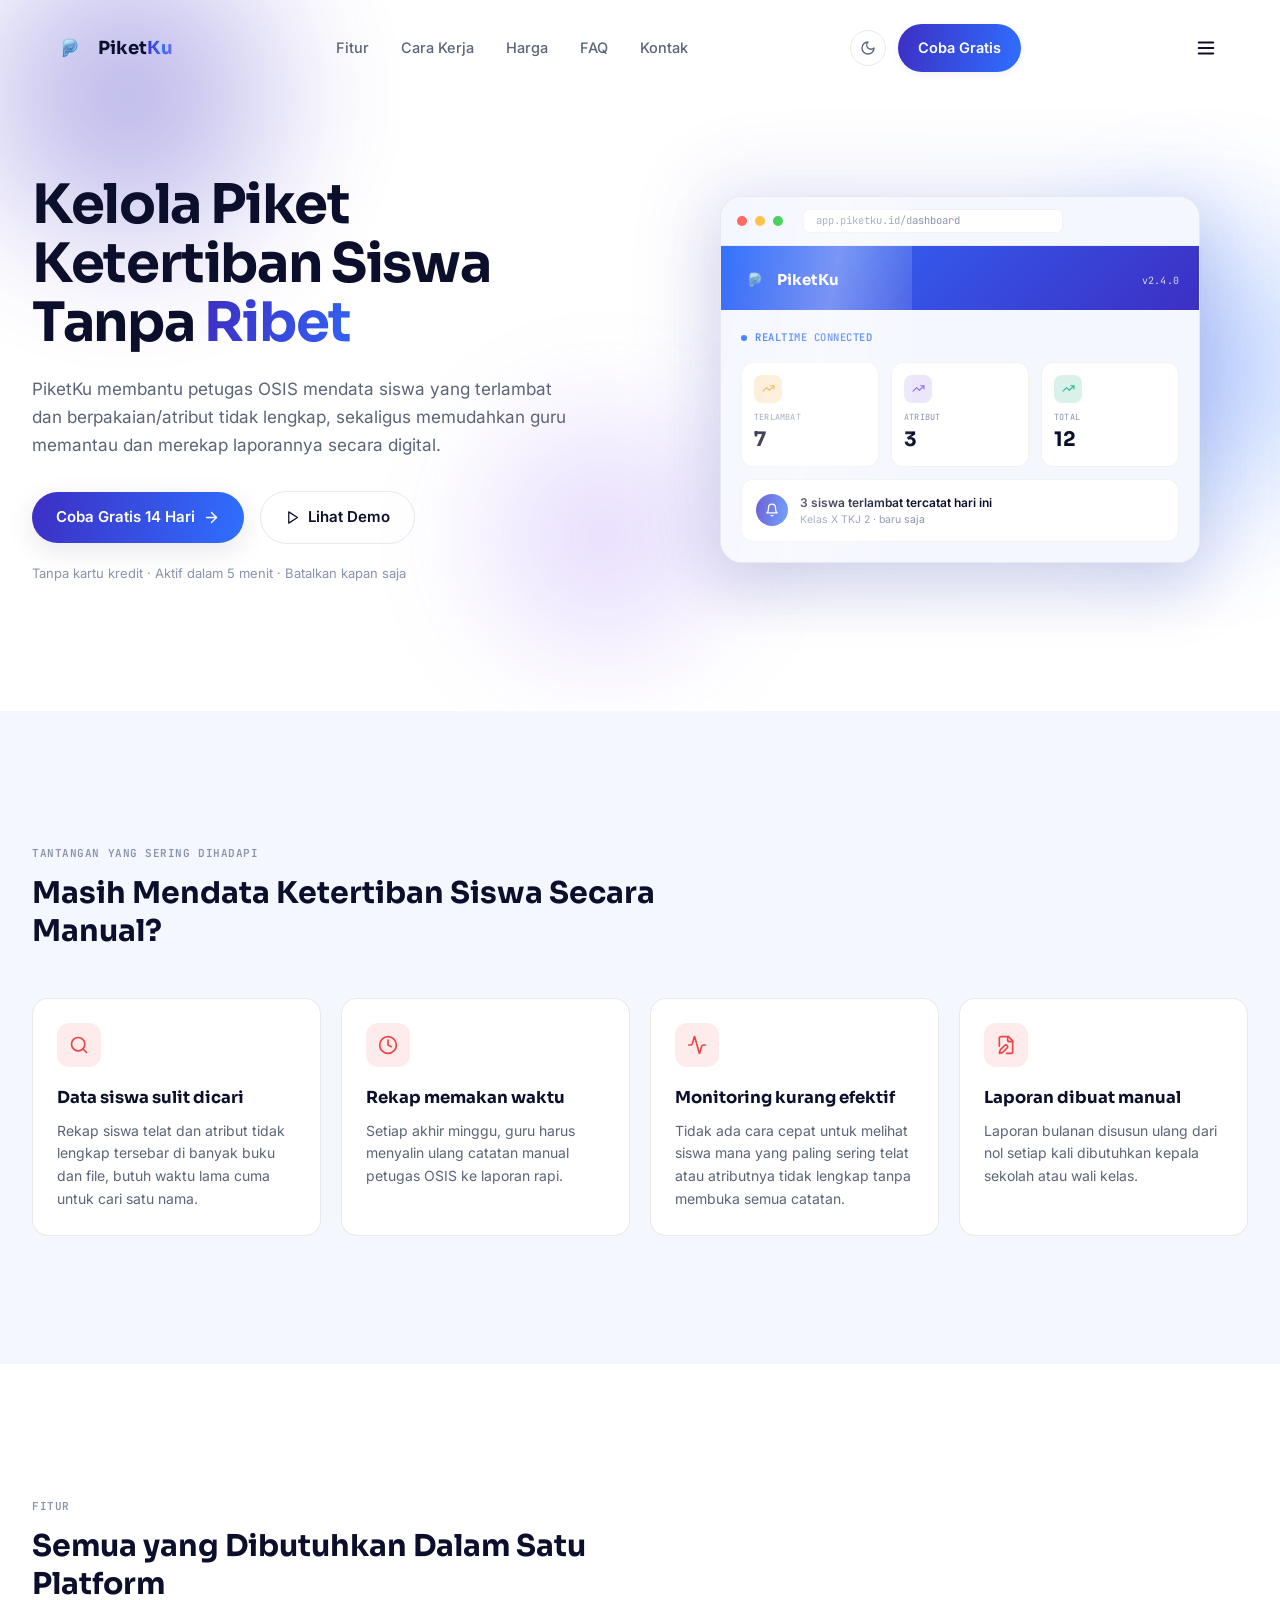
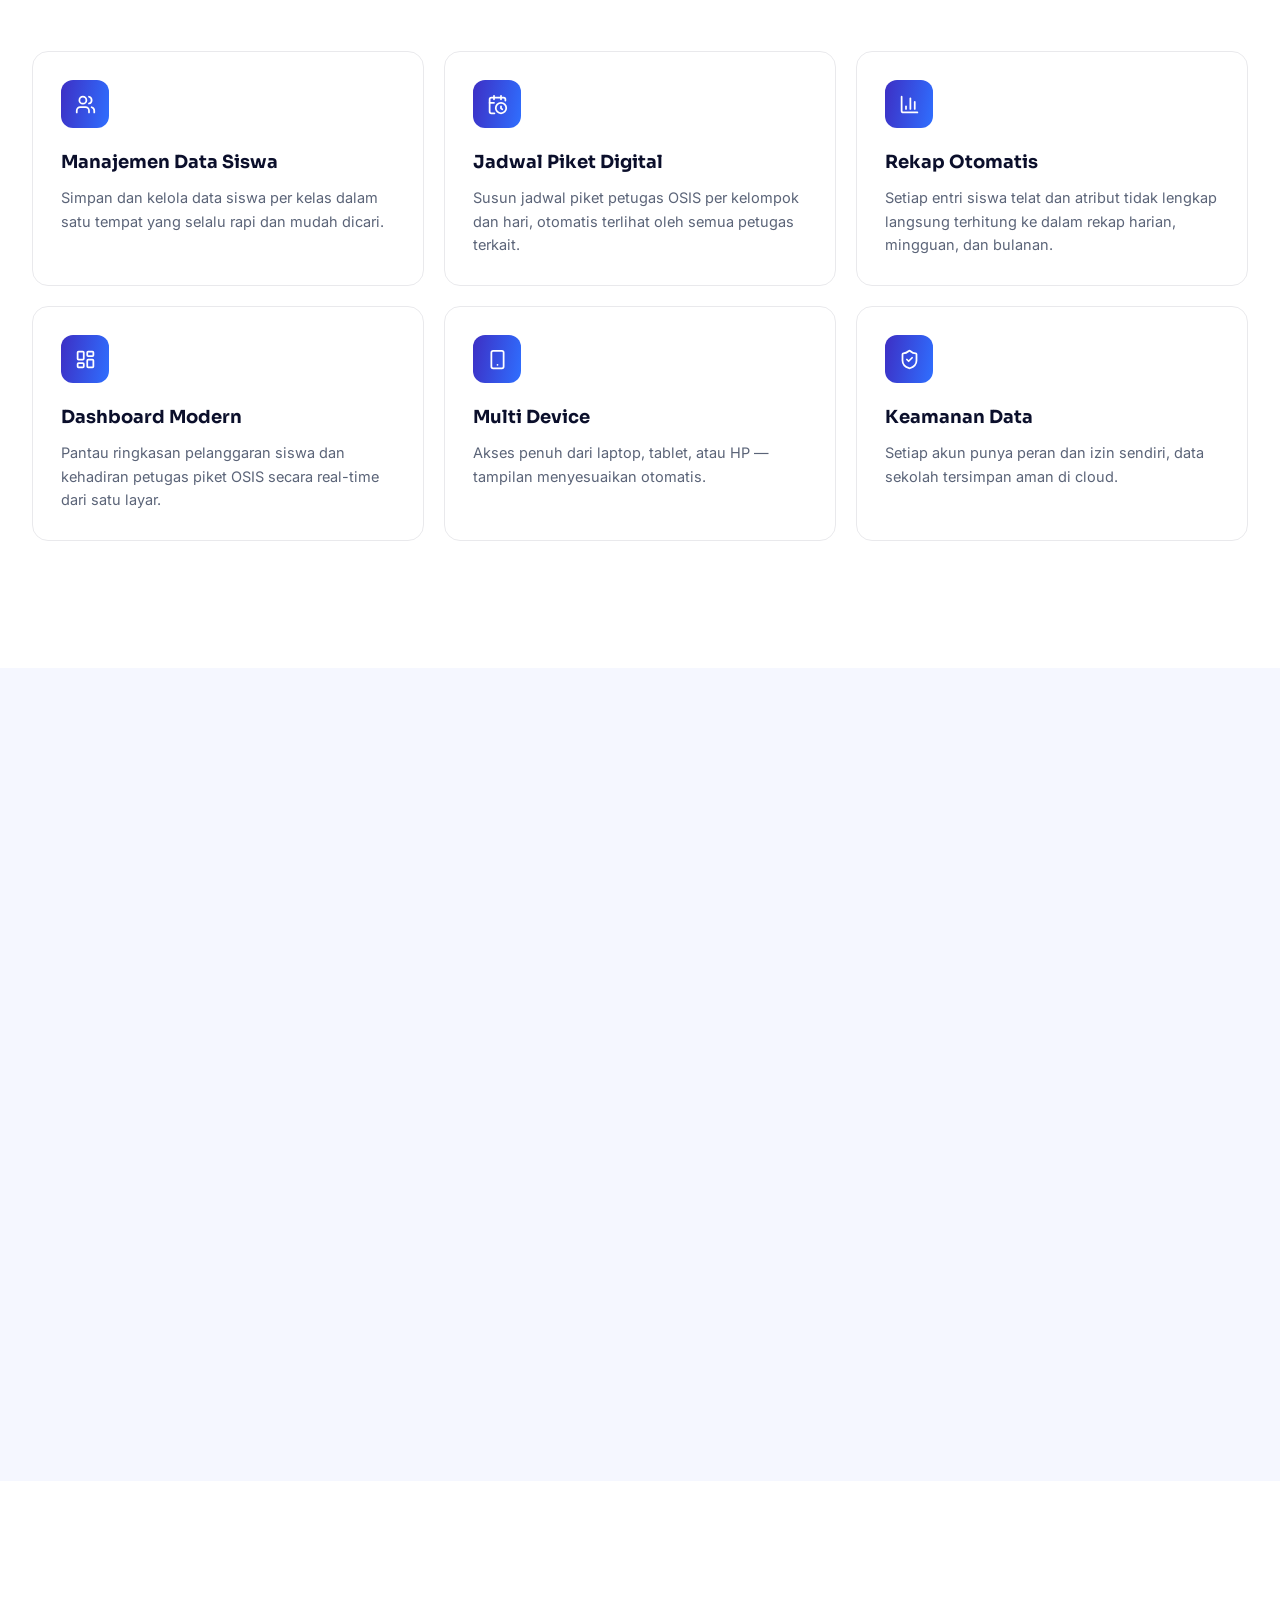
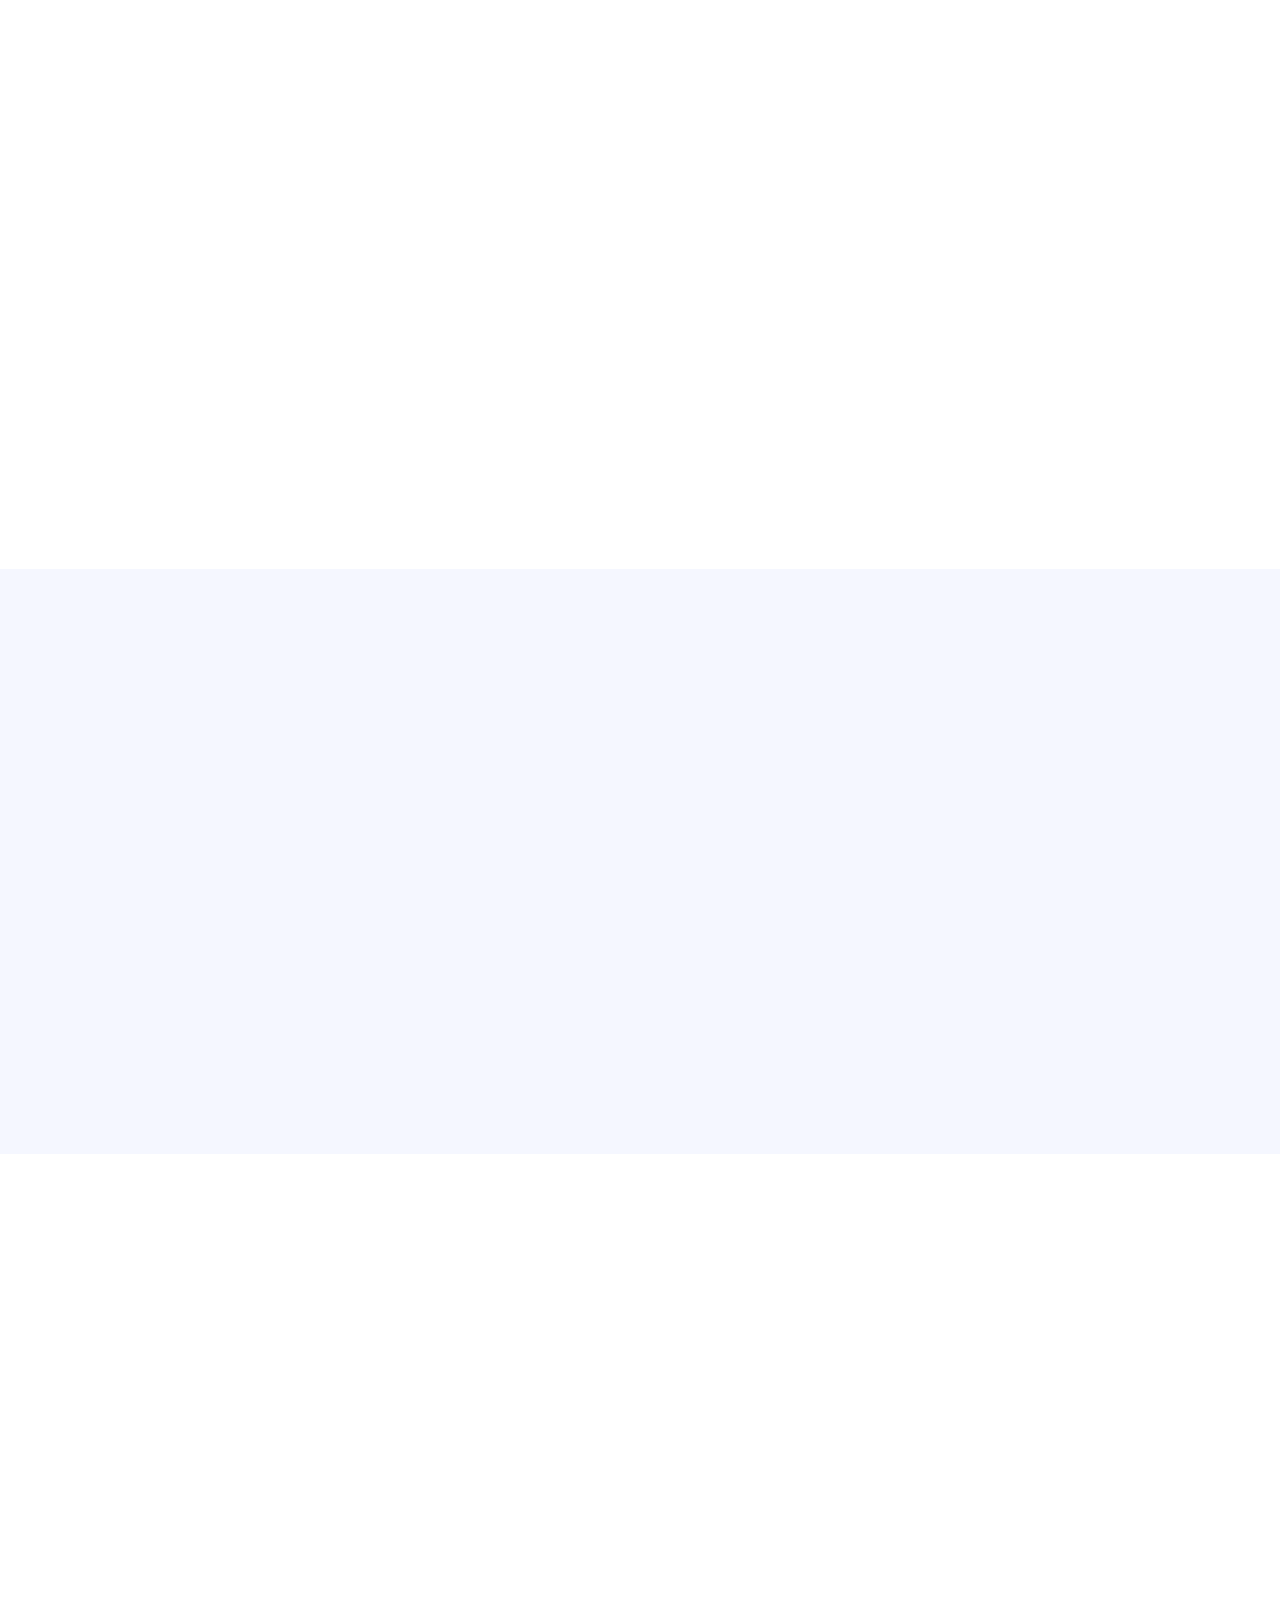
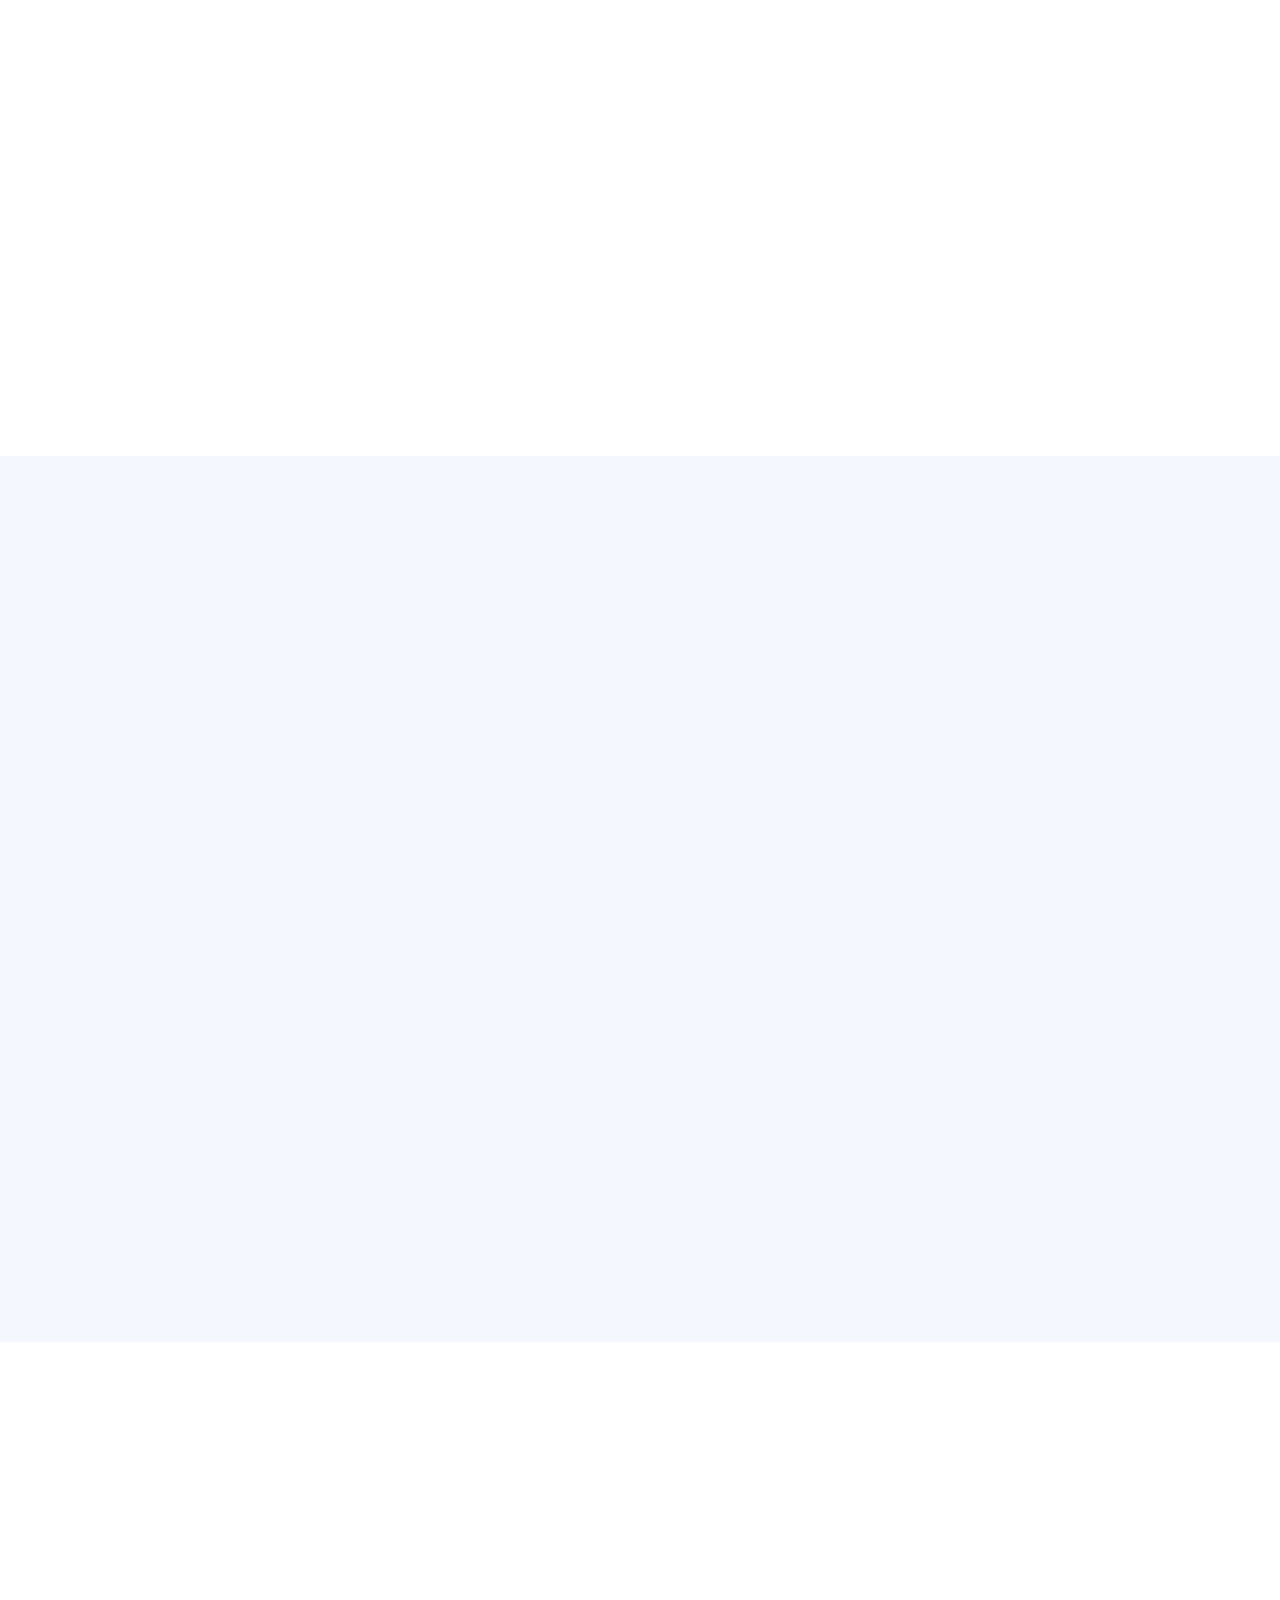
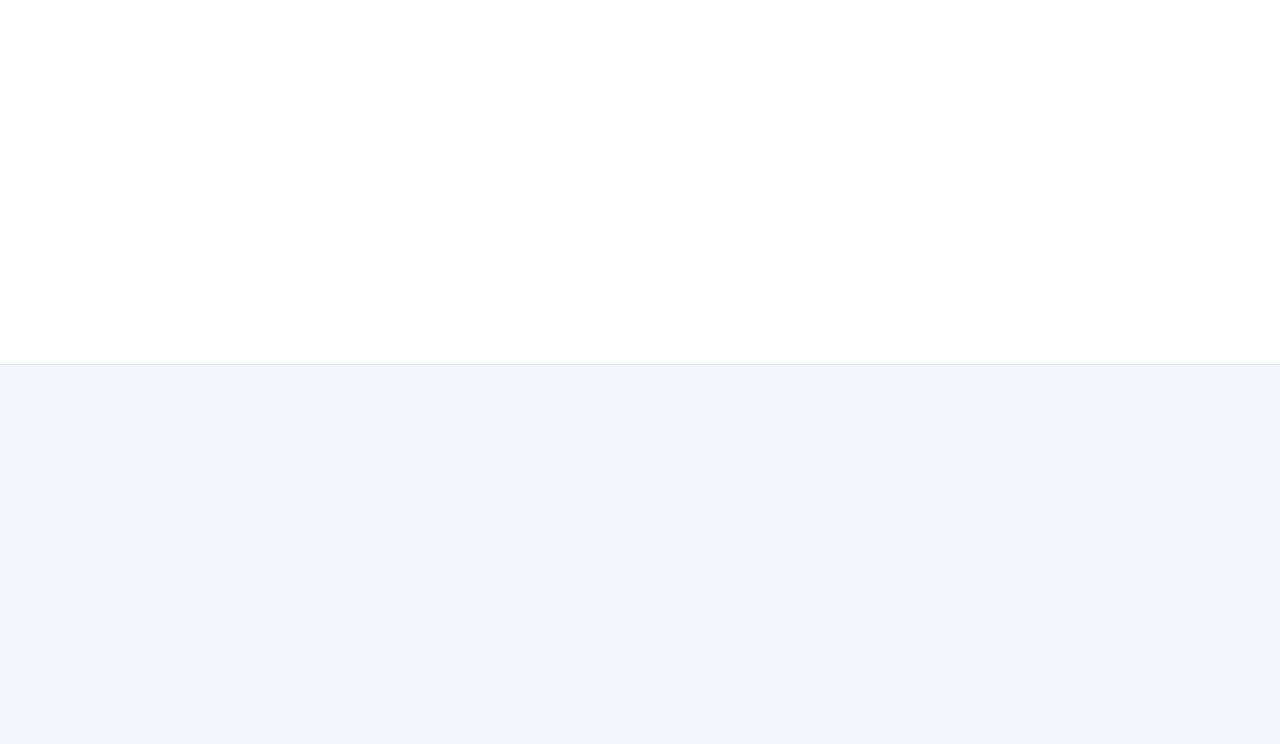
<file: index.html>
<!doctype html>
<html lang="id" class="no-js">
<head>
<meta charset="UTF-8">
<meta name="viewport" content="width=device-width, initial-scale=1, viewport-fit=cover">
<title>PiketKu — Kelola Piket Ketertiban Siswa Tanpa Ribet</title>
<meta name="description" content="PiketKu membantu petugas OSIS mendata siswa yang terlambat dan berpakaian/atribut tidak lengkap, serta memudahkan guru memantau dan merekap laporan ketertiban siswa secara digital.">
<meta name="theme-color" content="#ffffff" media="(prefers-color-scheme: light)">
<meta name="theme-color" content="#080A1F" media="(prefers-color-scheme: dark)">
<meta name="color-scheme" content="light dark">
<meta property="og:type" content="website">
<meta property="og:title" content="PiketKu — Kelola Piket Ketertiban Siswa Tanpa Ribet">
<meta property="og:description" content="Data siswa telat &amp; atribut tidak lengkap, rekap otomatis, dan laporan digital untuk OSIS dan guru.">
<link rel="icon" type="image/png" sizes="32x32" href="demo-assets/icon-32.png">
<link rel="apple-touch-icon" href="demo-assets/icon-192.png">
<link rel="preload" href="assets/fonts/inter-latin.woff2" as="font" type="font/woff2" crossorigin>
<link rel="preload" href="assets/fonts/sora-latin.woff2" as="font" type="font/woff2" crossorigin>
<link rel="stylesheet" href="assets/css/fonts.css">
<link rel="stylesheet" href="assets/css/tailwind.css">
<link rel="stylesheet" href="assets/css/style.css">
<link rel="stylesheet" href="assets/css/responsive.css">
<script src="assets/js/theme-init.js"></script>
</head>
<body class="bg-surface font-body">
<svg xmlns="http://www.w3.org/2000/svg" width="0" height="0" style="position:absolute" aria-hidden="true" focusable="false"><symbol id="i-activity" viewBox="0 0 24 24"><path d="M22 12h-2.48a2 2 0 0 0-1.93 1.46l-2.35 8.36a.25.25 0 0 1-.48 0L9.24 2.18a.25.25 0 0 0-.48 0l-2.35 8.36A2 2 0 0 1 4.49 12H2" /></symbol><symbol id="i-arrow-right" viewBox="0 0 24 24"><path d="M5 12h14" /> <path d="m12 5 7 7-7 7" /></symbol><symbol id="i-bar-chart-3" viewBox="0 0 24 24"><path d="M3 3v16a2 2 0 0 0 2 2h16" /> <path d="M18 17V9" /> <path d="M13 17V5" /> <path d="M8 17v-3" /></symbol><symbol id="i-bell" viewBox="0 0 24 24"><path d="M6 8a6 6 0 0 1 12 0c0 7 3 9 3 9H3s3-2 3-9" /> <path d="M10.3 21a1.94 1.94 0 0 0 3.4 0" /></symbol><symbol id="i-calendar-clock" viewBox="0 0 24 24"><path d="M21 7.5V6a2 2 0 0 0-2-2H5a2 2 0 0 0-2 2v14a2 2 0 0 0 2 2h3.5" /> <path d="M16 2v4" /> <path d="M8 2v4" /> <path d="M3 10h5" /> <path d="M17.5 17.5 16 16.3V14" /> <circle cx="16" cy="16" r="6" /></symbol><symbol id="i-calendar-plus" viewBox="0 0 24 24"><path d="M8 2v4" /> <path d="M16 2v4" /> <path d="M21 13V6a2 2 0 0 0-2-2H5a2 2 0 0 0-2 2v14a2 2 0 0 0 2 2h8" /> <path d="M3 10h18" /> <path d="M16 19h6" /> <path d="M19 16v6" /></symbol><symbol id="i-check" viewBox="0 0 24 24"><path d="M20 6 9 17l-5-5" /></symbol><symbol id="i-chevron-down" viewBox="0 0 24 24"><path d="m6 9 6 6 6-6" /></symbol><symbol id="i-clipboard-check" viewBox="0 0 24 24"><rect width="8" height="4" x="8" y="2" rx="1" ry="1" /> <path d="M16 4h2a2 2 0 0 1 2 2v14a2 2 0 0 1-2 2H6a2 2 0 0 1-2-2V6a2 2 0 0 1 2-2h2" /> <path d="m9 14 2 2 4-4" /></symbol><symbol id="i-clock" viewBox="0 0 24 24"><circle cx="12" cy="12" r="10" /> <polyline points="12 6 12 12 16 14" /></symbol><symbol id="i-cloud" viewBox="0 0 24 24"><path d="M17.5 19H9a7 7 0 1 1 6.71-9h1.79a4.5 4.5 0 1 1 0 9Z" /></symbol><symbol id="i-file-edit" viewBox="0 0 24 24"><path d="M12.5 22H18a2 2 0 0 0 2-2V7l-5-5H6a2 2 0 0 0-2 2v9.5" /> <path d="M14 2v4a2 2 0 0 0 2 2h4" /> <path d="M13.378 15.626a1 1 0 1 0-3.004-3.004l-5.01 5.012a2 2 0 0 0-.506.854l-.837 2.87a.5.5 0 0 0 .62.62l2.87-.837a2 2 0 0 0 .854-.506z" /></symbol><symbol id="i-globe-2" viewBox="0 0 24 24"><circle cx="12" cy="12" r="10" /> <path d="M12 2a14.5 14.5 0 0 0 0 20 14.5 14.5 0 0 0 0-20" /> <path d="M2 12h20" /></symbol><symbol id="i-headphones" viewBox="0 0 24 24"><path d="M3 14h3a2 2 0 0 1 2 2v3a2 2 0 0 1-2 2H5a2 2 0 0 1-2-2v-7a9 9 0 0 1 18 0v7a2 2 0 0 1-2 2h-1a2 2 0 0 1-2-2v-3a2 2 0 0 1 2-2h3" /></symbol><symbol id="i-infinity" viewBox="0 0 24 24"><path d="M12 12c-2-2.67-4-4-6-4a4 4 0 1 0 0 8c2 0 4-1.33 6-4Zm0 0c2 2.67 4 4 6 4a4 4 0 0 0 0-8c-2 0-4 1.33-6 4Z" /></symbol><symbol id="i-layout-dashboard" viewBox="0 0 24 24"><rect width="7" height="9" x="3" y="3" rx="1" /> <rect width="7" height="5" x="14" y="3" rx="1" /> <rect width="7" height="9" x="14" y="12" rx="1" /> <rect width="7" height="5" x="3" y="16" rx="1" /></symbol><symbol id="i-mail" viewBox="0 0 24 24"><rect width="20" height="16" x="2" y="4" rx="2" /> <path d="m22 7-8.97 5.7a1.94 1.94 0 0 1-2.06 0L2 7" /></symbol><symbol id="i-menu" viewBox="0 0 24 24"><line x1="4" x2="20" y1="12" y2="12" /> <line x1="4" x2="20" y1="6" y2="6" /> <line x1="4" x2="20" y1="18" y2="18" /></symbol><symbol id="i-message-circle" viewBox="0 0 24 24"><path d="M7.9 20A9 9 0 1 0 4 16.1L2 22Z" /></symbol><symbol id="i-moon" viewBox="0 0 24 24"><path d="M12 3a6 6 0 0 0 9 9 9 9 0 1 1-9-9Z" /></symbol><symbol id="i-mouse-pointer-click" viewBox="0 0 24 24"><path d="M14 4.1 12 6" /> <path d="m5.1 8-2.9-.8" /> <path d="m6 12-1.9 2" /> <path d="M7.2 2.2 8 5.1" /> <path d="M9.037 9.69a.498.498 0 0 1 .653-.653l11 4.5a.5.5 0 0 1-.074.949l-4.349 1.041a1 1 0 0 0-.74.739l-1.04 4.35a.5.5 0 0 1-.95.074z" /></symbol><symbol id="i-play" viewBox="0 0 24 24"><polygon points="6 3 20 12 6 21 6 3" /></symbol><symbol id="i-refresh-cw" viewBox="0 0 24 24"><path d="M3 12a9 9 0 0 1 9-9 9.75 9.75 0 0 1 6.74 2.74L21 8" /> <path d="M21 3v5h-5" /> <path d="M21 12a9 9 0 0 1-9 9 9.75 9.75 0 0 1-6.74-2.74L3 16" /> <path d="M8 16H3v5" /></symbol><symbol id="i-search" viewBox="0 0 24 24"><circle cx="11" cy="11" r="8" /> <path d="m21 21-4.3-4.3" /></symbol><symbol id="i-shield-check" viewBox="0 0 24 24"><path d="M20 13c0 5-3.5 7.5-7.66 8.95a1 1 0 0 1-.67-.01C7.5 20.5 4 18 4 13V6a1 1 0 0 1 1-1c2 0 4.5-1.2 6.24-2.72a1.17 1.17 0 0 1 1.52 0C14.51 3.81 17 5 19 5a1 1 0 0 1 1 1z" /> <path d="m9 12 2 2 4-4" /></symbol><symbol id="i-smartphone" viewBox="0 0 24 24"><rect width="14" height="20" x="5" y="2" rx="2" ry="2" /> <path d="M12 18h.01" /></symbol><symbol id="i-sparkles" viewBox="0 0 24 24"><path d="M9.937 15.5A2 2 0 0 0 8.5 14.063l-6.135-1.582a.5.5 0 0 1 0-.962L8.5 9.936A2 2 0 0 0 9.937 8.5l1.582-6.135a.5.5 0 0 1 .963 0L14.063 8.5A2 2 0 0 0 15.5 9.937l6.135 1.581a.5.5 0 0 1 0 .964L15.5 14.063a2 2 0 0 0-1.437 1.437l-1.582 6.135a.5.5 0 0 1-.963 0z" /> <path d="M20 3v4" /> <path d="M22 5h-4" /> <path d="M4 17v2" /> <path d="M5 18H3" /></symbol><symbol id="i-sun" viewBox="0 0 24 24"><circle cx="12" cy="12" r="4" /> <path d="M12 2v2" /> <path d="M12 20v2" /> <path d="m4.93 4.93 1.41 1.41" /> <path d="m17.66 17.66 1.41 1.41" /> <path d="M2 12h2" /> <path d="M20 12h2" /> <path d="m6.34 17.66-1.41 1.41" /> <path d="m19.07 4.93-1.41 1.41" /></symbol><symbol id="i-trending-up" viewBox="0 0 24 24"><polyline points="22 7 13.5 15.5 8.5 10.5 2 17" /> <polyline points="16 7 22 7 22 13" /></symbol><symbol id="i-user-plus" viewBox="0 0 24 24"><path d="M16 21v-2a4 4 0 0 0-4-4H6a4 4 0 0 0-4 4v2" /> <circle cx="9" cy="7" r="4" /> <line x1="19" x2="19" y1="8" y2="14" /> <line x1="22" x2="16" y1="11" y2="11" /></symbol><symbol id="i-users" viewBox="0 0 24 24"><path d="M16 21v-2a4 4 0 0 0-4-4H6a4 4 0 0 0-4 4v2" /> <circle cx="9" cy="7" r="4" /> <path d="M22 21v-2a4 4 0 0 0-3-3.87" /> <path d="M16 3.13a4 4 0 0 1 0 7.75" /></symbol><symbol id="i-x" viewBox="0 0 24 24"><path d="M18 6 6 18" /> <path d="m6 6 12 12" /></symbol><symbol id="i-zap" viewBox="0 0 24 24"><path d="M4 14a1 1 0 0 1-.78-1.63l9.9-10.2a.5.5 0 0 1 .86.46l-1.92 6.02A1 1 0 0 0 13 10h7a1 1 0 0 1 .78 1.63l-9.9 10.2a.5.5 0 0 1-.86-.46l1.92-6.02A1 1 0 0 0 11 14z" /></symbol></svg>
<!-- ============ NAVBAR ============ -->
<header id="navbar" class="fixed top-0 inset-x-0 z-50 transition-all duration-300 py-5">
  <div class="max-w-7xl mx-auto px-5 sm:px-8">
    <nav id="navInner" class="flex items-center justify-between rounded-2xl px-4 sm:px-5 py-1 transition-all duration-300">
      <a href="#top" class="flex items-center gap-2.5 focus-ring">
        <img src="assets/img/logo-72.png" alt="Logo PiketKu" width="36" height="36" decoding="async" class="w-9 h-9 rounded-xl shrink-0">
        <span class="font-display font-bold text-lg text-ink">Piket<span class="text-gradient">Ku</span></span>
      </a>

      <div class="hidden lg:flex items-center gap-8">
        <a href="#fitur" class="font-body ts-145 font-medium text-ink-soft hover:text-ink transition-colors focus-ring">Fitur</a>
        <a href="#cara-kerja" class="font-body ts-145 font-medium text-ink-soft hover:text-ink transition-colors focus-ring">Cara Kerja</a>
        <a href="#harga" class="font-body ts-145 font-medium text-ink-soft hover:text-ink transition-colors focus-ring">Harga</a>
        <a href="#faq" class="font-body ts-145 font-medium text-ink-soft hover:text-ink transition-colors focus-ring">FAQ</a>
        <a href="#kontak" class="font-body ts-145 font-medium text-ink-soft hover:text-ink transition-colors focus-ring">Kontak</a>
      </div>

      <div class="hidden lg:flex items-center gap-3">
        <button type="button" data-action="theme" aria-label="Ganti tema gelap/terang" class="w-9 h-9 rounded-full flex items-center justify-center text-ink-soft hover:text-ink border border-line hover:bg-surface-tint transition-colors focus-ring">
          <svg class="ic" id="themeIconDesktop" width="16" height="16" aria-hidden="true"><use href="#i-moon"/></svg>
        </button>
        <a href="https://wa.me/6289654965918?text=Halo%20Admin%20PiketKu%2C%20saya%20ingin%20mencoba%20PiketKu%20dengan%20Paket%20Uji%20Coba%20Gratis%2014%20Hari." target="_blank" rel="noopener" class="font-body ts-145 font-semibold text-white px-5 py-2.5 rounded-full bg-grad-brand shadow-token-sm hover:shadow-token-md hover:brightness-110 transition-all focus-ring">Coba Gratis</a>
      </div>

      <button type="button" data-action="menu" id="menuBtn" class="lg:hidden btn-icon text-ink focus-ring" aria-label="Buka menu" aria-expanded="false" aria-controls="mobileMenu">
        <svg class="ic" id="mobileMenuIcon" width="22" height="22" aria-hidden="true"><use href="#i-menu"/></svg>
      </button>
    </nav>

    <div id="mobileMenu" class="mobile-menu lg:hidden mt-2 glass rounded-2xl shadow-token-md p-5 flex-col gap-1">
      <a href="#fitur" data-action="menu" class="font-body text-[15px] font-medium text-ink py-2.5 border-b border-line-soft">Fitur</a>
      <a href="#cara-kerja" data-action="menu" class="font-body text-[15px] font-medium text-ink py-2.5 border-b border-line-soft">Cara Kerja</a>
      <a href="#harga" data-action="menu" class="font-body text-[15px] font-medium text-ink py-2.5 border-b border-line-soft">Harga</a>
      <a href="#faq" data-action="menu" class="font-body text-[15px] font-medium text-ink py-2.5 border-b border-line-soft">FAQ</a>
      <a href="#kontak" data-action="menu" class="font-body text-[15px] font-medium text-ink py-2.5">Kontak</a>
      <div class="flex items-center gap-3 mt-3">
        <button type="button" data-action="theme" aria-label="Ganti tema" class="w-10 h-10 rounded-full flex items-center justify-center text-ink-soft border border-line">
          <svg class="ic" id="themeIconMobile" width="17" height="17" aria-hidden="true"><use href="#i-moon"/></svg>
        </button>
        <a href="https://wa.me/6289654965918?text=Halo%20Admin%20PiketKu%2C%20saya%20ingin%20mencoba%20PiketKu%20dengan%20Paket%20Uji%20Coba%20Gratis%2014%20Hari." target="_blank" rel="noopener" data-action="menu" class="flex-1 text-center font-body ts-145 font-semibold text-white px-5 py-2.5 rounded-full bg-grad-brand">Coba Gratis</a>
      </div>
    </div>
  </div>
</header>

<!-- ============ HERO ============ -->
<section id="top" class="hero relative overflow-hidden">
  <div class="absolute inset-0 z-0 overflow-hidden bg-surface">
    <div class="absolute -top-32 -left-24 rounded-full opacity-40 blob blob1" style="width:28rem;height:28rem;background:radial-gradient(circle,var(--indigo),transparent 70%)"></div>
    <div class="absolute top-40 -right-32 rounded-full opacity-35 blob blob2" style="width:26rem;height:26rem;background:radial-gradient(circle,var(--blue),transparent 70%)"></div>
    <div class="absolute bottom-0 left-1/3 rounded-full opacity-25 blob blob3" style="width:22rem;height:22rem;background:radial-gradient(circle,var(--violet),transparent 70%)"></div>
  </div>

  <div class="relative z-10 max-w-7xl mx-auto px-5 sm:px-8 hero-grid grid lg:grid-cols-2 items-center">
    <div class="reveal">
      <h1 class="hero-title font-display font-bold tracking-tight text-ink">
        <span class="word-pop" style="animation-delay:.05s">Kelola</span> <span class="word-pop" style="animation-delay:.12s">Piket</span> <span class="word-pop" style="animation-delay:.19s">Ketertiban</span> <span class="word-pop" style="animation-delay:.26s">Siswa</span><br>
        <span class="word-pop" style="animation-delay:.33s">Tanpa</span> <span class="word-pop text-gradient text-gradient-anim" style="animation-delay:.4s">Ribet</span>
      </h1>
      <p class="font-body ts-17 text-ink-soft mt-6 mw-34r leading-relaxed">
        PiketKu membantu petugas OSIS mendata siswa yang terlambat dan berpakaian/atribut tidak lengkap, sekaligus memudahkan guru memantau dan merekap laporannya secara digital.
      </p>
      <div class="hero-cta mt-8">
        <a href="https://wa.me/6289654965918?text=Halo%20Admin%20PiketKu%2C%20saya%20ingin%20mencoba%20PiketKu%20dengan%20Paket%20Uji%20Coba%20Gratis%2014%20Hari." target="_blank" rel="noopener" class="cta-glow inline-flex items-center gap-2 font-body font-semibold ts-15 text-white px-6 py-3.5 rounded-full bg-grad-brand shadow-token-md hover:brightness-110 hover:-translate-y-0.5 transition-all focus-ring">
          Coba Gratis 14 Hari <svg class="ic" width="17" height="17" aria-hidden="true"><use href="#i-arrow-right"/></svg>
        </a>
        <a href="demo.html" target="_blank" rel="noopener" class="inline-flex items-center gap-2 font-body font-semibold ts-15 text-ink px-6 py-3.5 rounded-full border border-line hover:bg-surface-tint transition-all focus-ring">
          <svg class="ic" width="15" height="15" aria-hidden="true"><use href="#i-play"/></svg> Lihat Demo
        </a>
      </div>
      <p class="font-body ts-13 text-ink-faint mt-5">Tanpa kartu kredit &middot; Aktif dalam 5 menit &middot; Batalkan kapan saja</p>
    </div>

    <div class="reveal relative hero-tilt" id="heroTiltCard" style="animation-delay:150ms">
      <div class="absolute -inset-6 r-32 bg-grad-brand op-08 blur-2xl" style="z-index:-1"></div>
      <div class="r-22 overflow-hidden shadow-token-lg border border-line bg-surface-raised mockup-float shimmer-sweep">
        <div class="flex items-center gap-2 px-4 py-3 border-b border-line-soft bg-surface-tint">
          <span class="w-2.5 h-2.5 rounded-full bg-dotred"></span>
          <span class="w-2.5 h-2.5 rounded-full bg-dotyellow"></span>
          <span class="w-2.5 h-2.5 rounded-full bg-dotgreen"></span>
          <div class="ml-3 flex-1 mw-260 h-6 rounded-md bg-surface flex items-center px-3 font-mono ts-105 text-ink-faint border border-line-soft">app.piketku.id/dashboard</div>
        </div>
        <div class="px-5 pt-5 pb-4" style="background:linear-gradient(135deg,#2F6FFF,#3D2FC4)">
          <div class="flex items-center justify-between">
            <div class="flex items-center gap-2">
              <img src="assets/img/logo-72.png" alt="Logo PiketKu" width="36" height="36" decoding="async" class="w-7 h-7 rounded-lg shrink-0">
              <span class="font-display font-bold ts-15 text-white">PiketKu</span>
            </div>
            <span class="font-mono ts-10 c-white80 tracking-wide">v2.4.0</span>
          </div>
        </div>
        <div class="p-5 bg-surface-tint">
          <div class="flex items-center gap-2 mb-4">
            <span class="w-1.5 h-1.5 rounded-full bg-bluesolid pulse-dot"></span>
            <span class="font-mono ts-105 tracking-wider c-bluesolid font-semibold">REALTIME CONNECTED</span>
          </div>
          <div class="grid grid-cols-3 gap-3">
            <div class="rounded-xl p-3 bg-surface-raised border border-line-soft">
              <span class="w-7 h-7 rounded-lg flex items-center justify-center mb-2" style="background:#FDECD2"><svg class="ic" width="13" height="13" style="color:#F5A623" aria-hidden="true"><use href="#i-trending-up"/></svg></span>
              <div class="font-mono ts-85 tracking-wide text-ink-faint mb-0.5">TERLAMBAT</div>
              <div class="font-display font-bold text-xl text-ink cnt-hero" data-to="7">0</div>
            </div>
            <div class="rounded-xl p-3 bg-surface-raised border border-line-soft">
              <span class="w-7 h-7 rounded-lg flex items-center justify-center mb-2" style="background:#ECE6FB"><svg class="ic" width="13" height="13" style="color:#8B6CF2" aria-hidden="true"><use href="#i-trending-up"/></svg></span>
              <div class="font-mono ts-85 tracking-wide text-ink-faint mb-0.5">ATRIBUT</div>
              <div class="font-display font-bold text-xl text-ink cnt-hero" data-to="3">0</div>
            </div>
            <div class="rounded-xl p-3 bg-surface-raised border border-line-soft">
              <span class="w-7 h-7 rounded-lg flex items-center justify-center mb-2" style="background:#D9F2E9"><svg class="ic" width="13" height="13" style="color:#2BB592" aria-hidden="true"><use href="#i-trending-up"/></svg></span>
              <div class="font-mono ts-85 tracking-wide text-ink-faint mb-0.5">TOTAL</div>
              <div class="font-display font-bold text-xl text-ink cnt-hero" data-to="12">0</div>
            </div>
          </div>
          <div class="mt-3 rounded-xl p-3.5 bg-surface-raised border border-line-soft flex items-center gap-3">
            <span class="w-8 h-8 rounded-full bg-grad-brand flex items-center justify-center shrink-0"><svg class="ic" width="14" height="14" style="color:#fff" aria-hidden="true"><use href="#i-bell"/></svg></span>
            <div class="min-w-0">
              <div class="font-body ts-12 font-semibold text-ink truncate">3 siswa terlambat tercatat hari ini</div>
              <div class="font-body ts-105 text-ink-faint">Kelas X TKJ 2 &middot; baru saja</div>
            </div>
          </div>
        </div>
      </div>
    </div>
  </div>
</section>

<!-- ============ PROBLEM SECTION ============ -->
<section class="section bg-surface-tint">
  <div class="max-w-7xl mx-auto px-5 sm:px-8">
    <div class="reveal " style="max-width:42rem">
      <span class="font-mono ts-11 tracking-wider font-semibold text-ink-faint">TANTANGAN YANG SERING DIHADAPI</span>
      <h2 class="font-display font-bold text-3xl sm:ts-24r text-ink mt-3 leading-tight">Masih Mendata Ketertiban Siswa Secara Manual?</h2>
    </div>
    <div class="grid sm:grid-cols-2 lg:grid-cols-4 gap-5 mt-12">
      <div class="reveal h-full" style="animation-delay:0ms">
        <div class="h-full p-6 rounded-2xl bg-surface-raised border border-line hover:-translate-y-1.5 hover:shadow-token-md transition-all duration-300">
          <span class="w-11 h-11 rounded-xl flex items-center justify-center mb-5" style="background:rgba(239,68,68,0.1)"><svg class="ic" width="20" height="20" style="color:#EF4444" aria-hidden="true"><use href="#i-search"/></svg></span>
          <h3 class="font-display font-bold ts-165 text-ink leading-snug">Data siswa sulit dicari</h3>
          <p class="font-body ts-14 text-ink-soft mt-2.5 leading-relaxed">Rekap siswa telat dan atribut tidak lengkap tersebar di banyak buku dan file, butuh waktu lama cuma untuk cari satu nama.</p>
        </div>
      </div>
      <div class="reveal h-full" style="animation-delay:90ms">
        <div class="h-full p-6 rounded-2xl bg-surface-raised border border-line hover:-translate-y-1.5 hover:shadow-token-md transition-all duration-300">
          <span class="w-11 h-11 rounded-xl flex items-center justify-center mb-5" style="background:rgba(239,68,68,0.1)"><svg class="ic" width="20" height="20" style="color:#EF4444" aria-hidden="true"><use href="#i-clock"/></svg></span>
          <h3 class="font-display font-bold ts-165 text-ink leading-snug">Rekap memakan waktu</h3>
          <p class="font-body ts-14 text-ink-soft mt-2.5 leading-relaxed">Setiap akhir minggu, guru harus menyalin ulang catatan manual petugas OSIS ke laporan rapi.</p>
        </div>
      </div>
      <div class="reveal h-full" style="animation-delay:180ms">
        <div class="h-full p-6 rounded-2xl bg-surface-raised border border-line hover:-translate-y-1.5 hover:shadow-token-md transition-all duration-300">
          <span class="w-11 h-11 rounded-xl flex items-center justify-center mb-5" style="background:rgba(239,68,68,0.1)"><svg class="ic" width="20" height="20" style="color:#EF4444" aria-hidden="true"><use href="#i-activity"/></svg></span>
          <h3 class="font-display font-bold ts-165 text-ink leading-snug">Monitoring kurang efektif</h3>
          <p class="font-body ts-14 text-ink-soft mt-2.5 leading-relaxed">Tidak ada cara cepat untuk melihat siswa mana yang paling sering telat atau atributnya tidak lengkap tanpa membuka semua catatan.</p>
        </div>
      </div>
      <div class="reveal h-full" style="animation-delay:270ms">
        <div class="h-full p-6 rounded-2xl bg-surface-raised border border-line hover:-translate-y-1.5 hover:shadow-token-md transition-all duration-300">
          <span class="w-11 h-11 rounded-xl flex items-center justify-center mb-5" style="background:rgba(239,68,68,0.1)"><svg class="ic" width="20" height="20" style="color:#EF4444" aria-hidden="true"><use href="#i-file-edit"/></svg></span>
          <h3 class="font-display font-bold ts-165 text-ink leading-snug">Laporan dibuat manual</h3>
          <p class="font-body ts-14 text-ink-soft mt-2.5 leading-relaxed">Laporan bulanan disusun ulang dari nol setiap kali dibutuhkan kepala sekolah atau wali kelas.</p>
        </div>
      </div>
    </div>
  </div>
</section>

<!-- ============ FEATURES SECTION ============ -->
<section id="fitur" class="section bg-surface">
  <div class="max-w-7xl mx-auto px-5 sm:px-8">
    <div class="reveal" style="max-width:42rem">
      <span class="font-mono ts-11 tracking-wider font-semibold text-ink-faint">FITUR</span>
      <h2 class="font-display font-bold text-3xl sm:ts-24r text-ink mt-3 leading-tight">Semua yang Dibutuhkan Dalam Satu Platform</h2>
    </div>
    <div class="grid sm:grid-cols-2 lg:grid-cols-3 gap-5 mt-12">
      <div class="reveal" style="animation-delay:0ms">
        <div class="h-full p-7 rounded-2xl border border-line hover:border-transparent hover:shadow-token-md transition-all duration-300 group">
          <span class="w-12 h-12 rounded-xl flex items-center justify-center mb-5 bg-grad-brand group-hover:scale-110 transition-transform duration-300"><svg class="ic" width="21" height="21" style="color:#fff" aria-hidden="true"><use href="#i-users"/></svg></span>
          <h3 class="font-display font-bold text-lg text-ink">Manajemen Data Siswa</h3>
          <p class="font-body ts-145 text-ink-soft mt-2.5 leading-relaxed">Simpan dan kelola data siswa per kelas dalam satu tempat yang selalu rapi dan mudah dicari.</p>
        </div>
      </div>
      <div class="reveal" style="animation-delay:70ms">
        <div class="h-full p-7 rounded-2xl border border-line hover:border-transparent hover:shadow-token-md transition-all duration-300 group">
          <span class="w-12 h-12 rounded-xl flex items-center justify-center mb-5 bg-grad-brand group-hover:scale-110 transition-transform duration-300"><svg class="ic" width="21" height="21" style="color:#fff" aria-hidden="true"><use href="#i-calendar-clock"/></svg></span>
          <h3 class="font-display font-bold text-lg text-ink">Jadwal Piket Digital</h3>
          <p class="font-body ts-145 text-ink-soft mt-2.5 leading-relaxed">Susun jadwal piket petugas OSIS per kelompok dan hari, otomatis terlihat oleh semua petugas terkait.</p>
        </div>
      </div>
      <div class="reveal" style="animation-delay:140ms">
        <div class="h-full p-7 rounded-2xl border border-line hover:border-transparent hover:shadow-token-md transition-all duration-300 group">
          <span class="w-12 h-12 rounded-xl flex items-center justify-center mb-5 bg-grad-brand group-hover:scale-110 transition-transform duration-300"><svg class="ic" width="21" height="21" style="color:#fff" aria-hidden="true"><use href="#i-bar-chart-3"/></svg></span>
          <h3 class="font-display font-bold text-lg text-ink">Rekap Otomatis</h3>
          <p class="font-body ts-145 text-ink-soft mt-2.5 leading-relaxed">Setiap entri siswa telat dan atribut tidak lengkap langsung terhitung ke dalam rekap harian, mingguan, dan bulanan.</p>
        </div>
      </div>
      <div class="reveal" style="animation-delay:210ms">
        <div class="h-full p-7 rounded-2xl border border-line hover:border-transparent hover:shadow-token-md transition-all duration-300 group">
          <span class="w-12 h-12 rounded-xl flex items-center justify-center mb-5 bg-grad-brand group-hover:scale-110 transition-transform duration-300"><svg class="ic" width="21" height="21" style="color:#fff" aria-hidden="true"><use href="#i-layout-dashboard"/></svg></span>
          <h3 class="font-display font-bold text-lg text-ink">Dashboard Modern</h3>
          <p class="font-body ts-145 text-ink-soft mt-2.5 leading-relaxed">Pantau ringkasan pelanggaran siswa dan kehadiran petugas piket OSIS secara real-time dari satu layar.</p>
        </div>
      </div>
      <div class="reveal" style="animation-delay:280ms">
        <div class="h-full p-7 rounded-2xl border border-line hover:border-transparent hover:shadow-token-md transition-all duration-300 group">
          <span class="w-12 h-12 rounded-xl flex items-center justify-center mb-5 bg-grad-brand group-hover:scale-110 transition-transform duration-300"><svg class="ic" width="21" height="21" style="color:#fff" aria-hidden="true"><use href="#i-smartphone"/></svg></span>
          <h3 class="font-display font-bold text-lg text-ink">Multi Device</h3>
          <p class="font-body ts-145 text-ink-soft mt-2.5 leading-relaxed">Akses penuh dari laptop, tablet, atau HP — tampilan menyesuaikan otomatis.</p>
        </div>
      </div>
      <div class="reveal" style="animation-delay:350ms">
        <div class="h-full p-7 rounded-2xl border border-line hover:border-transparent hover:shadow-token-md transition-all duration-300 group">
          <span class="w-12 h-12 rounded-xl flex items-center justify-center mb-5 bg-grad-brand group-hover:scale-110 transition-transform duration-300"><svg class="ic" width="21" height="21" style="color:#fff" aria-hidden="true"><use href="#i-shield-check"/></svg></span>
          <h3 class="font-display font-bold text-lg text-ink">Keamanan Data</h3>
          <p class="font-body ts-145 text-ink-soft mt-2.5 leading-relaxed">Setiap akun punya peran dan izin sendiri, data sekolah tersimpan aman di cloud.</p>
        </div>
      </div>
    </div>
  </div>
</section>

<!-- ============ SHOWCASE SECTION ============ -->
<section id="showcase" class="section bg-surface-tint overflow-hidden">
  <div class="max-w-7xl mx-auto px-5 sm:px-8">
    <div class="reveal mx-auto text-center" style="max-width:42rem">
      <span class="font-mono ts-11 tracking-wider font-semibold text-ink-faint">DEMO PRODUK</span>
      <h2 class="font-display font-bold text-3xl sm:ts-24r text-ink mt-3 leading-tight">Lihat PiketKu Secara Langsung</h2>
    </div>

    <div class="reveal showcase-tabs mt-8" role="tablist" aria-label="Tampilan produk" style="animation-delay:120ms">
      <button type="button" role="tab" data-tab="dashboard" id="tabbtn-dashboard" class="showcase-tab active font-body ts-135 font-semibold px-4 py-2.5 rounded-full transition-all focus-ring">Dashboard</button>
      <button type="button" role="tab" data-tab="siswa" id="tabbtn-siswa" class="showcase-tab font-body ts-135 font-semibold px-4 py-2.5 rounded-full transition-all focus-ring">Data Siswa</button>
      <button type="button" role="tab" data-tab="jadwal" id="tabbtn-jadwal" class="showcase-tab font-body ts-135 font-semibold px-4 py-2.5 rounded-full transition-all focus-ring">Jadwal Piket</button>
      <button type="button" role="tab" data-tab="laporan" id="tabbtn-laporan" class="showcase-tab font-body ts-135 font-semibold px-4 py-2.5 rounded-full transition-all focus-ring">Laporan</button>
      <button type="button" role="tab" data-tab="setting" id="tabbtn-setting" class="showcase-tab font-body ts-135 font-semibold px-4 py-2.5 rounded-full transition-all focus-ring">Pengaturan</button>
    </div>

    <div class="reveal mt-10 mx-auto" style="animation-delay:200ms;max-width:48rem">
      <div class="r-22 overflow-hidden shadow-token-lg border border-line bg-surface-raised mockup-float">
        <div class="flex items-center gap-2 px-4 py-3 border-b border-line-soft bg-surface-tint">
          <span class="w-2.5 h-2.5 rounded-full bg-dotred"></span>
          <span class="w-2.5 h-2.5 rounded-full bg-dotyellow"></span>
          <span class="w-2.5 h-2.5 rounded-full bg-dotgreen"></span>
          <div class="ml-3 flex-1 mw-260 h-6 rounded-md bg-surface flex items-center px-3 font-mono ts-105 text-ink-faint border border-line-soft" id="showcaseUrl">app.piketku.id/dashboard</div>
        </div>
        <div class="px-5 pt-5 pb-4" style="background:linear-gradient(135deg,#2F6FFF,#3D2FC4)">
          <div class="flex items-center justify-between">
            <div class="flex items-center gap-2">
              <img src="assets/img/logo-72.png" alt="Logo PiketKu" width="36" height="36" decoding="async" class="w-7 h-7 rounded-lg shrink-0">
              <span class="font-display font-bold ts-15 text-white">PiketKu</span>
            </div>
            <span class="font-mono ts-10 c-white80 tracking-wide">v2.4.0</span>
          </div>
        </div>

        <!-- Dashboard view -->
        <div class="showcase-view active" id="view-dashboard" role="tabpanel">
          <div class="p-5 bg-surface-tint h-full">
            <div class="flex items-center gap-2 mb-4">
              <span class="w-1.5 h-1.5 rounded-full bg-bluesolid pulse-dot"></span>
              <span class="font-mono ts-105 tracking-wider c-bluesolid font-semibold">REALTIME CONNECTED</span>
            </div>
            <div class="grid grid-cols-3 gap-3">
              <div class="rounded-xl p-3 bg-surface-raised border border-line-soft">
                <span class="w-7 h-7 rounded-lg flex items-center justify-center mb-2" style="background:#FDECD2"><svg class="ic" width="13" height="13" style="color:#F5A623" aria-hidden="true"><use href="#i-trending-up"/></svg></span>
                <div class="font-mono ts-85 tracking-wide text-ink-faint mb-0.5">TERLAMBAT</div>
                <div class="font-display font-bold text-xl text-ink">7</div>
              </div>
              <div class="rounded-xl p-3 bg-surface-raised border border-line-soft">
                <span class="w-7 h-7 rounded-lg flex items-center justify-center mb-2" style="background:#ECE6FB"><svg class="ic" width="13" height="13" style="color:#8B6CF2" aria-hidden="true"><use href="#i-trending-up"/></svg></span>
                <div class="font-mono ts-85 tracking-wide text-ink-faint mb-0.5">ATRIBUT</div>
                <div class="font-display font-bold text-xl text-ink">3</div>
              </div>
              <div class="rounded-xl p-3 bg-surface-raised border border-line-soft">
                <span class="w-7 h-7 rounded-lg flex items-center justify-center mb-2" style="background:#D9F2E9"><svg class="ic" width="13" height="13" style="color:#2BB592" aria-hidden="true"><use href="#i-trending-up"/></svg></span>
                <div class="font-mono ts-85 tracking-wide text-ink-faint mb-0.5">TOTAL</div>
                <div class="font-display font-bold text-xl text-ink">12</div>
              </div>
            </div>
            <div class="mt-3 rounded-xl p-3.5 bg-surface-raised border border-line-soft flex items-center gap-3">
              <span class="w-8 h-8 rounded-full bg-grad-brand flex items-center justify-center shrink-0"><svg class="ic" width="14" height="14" style="color:#fff" aria-hidden="true"><use href="#i-bell"/></svg></span>
              <div class="min-w-0">
                <div class="font-body ts-12 font-semibold text-ink truncate">3 siswa terlambat tercatat hari ini</div>
                <div class="font-body ts-105 text-ink-faint">Kelas X TKJ 2 &middot; baru saja</div>
              </div>
            </div>
          </div>
        </div>

        <!-- Data Siswa view -->
        <div class="showcase-view" id="view-siswa" role="tabpanel">
          <div class="p-5 bg-surface-tint h-full">
            <div class="flex items-center justify-between mb-3">
              <span class="font-display font-bold ts-13 text-ink">Data Siswa</span>
              <span class="font-mono ts-10 text-ink-faint">128 siswa</span>
            </div>
            <div class="rounded-xl border border-line-soft bg-surface-raised overflow-hidden">
              <div class="flex items-center gap-3 px-4 py-3 border-b border-line-soft">
                <span class="w-8 h-8 rounded-full bg-grad-brand flex items-center justify-center text-white font-display font-bold ts-11 shrink-0">A</span>
                <div class="min-w-0 flex-1">
                  <div class="font-body ts-125 font-semibold text-ink truncate">Ahmad Fauzan</div>
                  <div class="font-body ts-105 text-ink-faint">X TKJ 1</div>
                </div>
                <span class="font-mono ts-95 px-2 py-1 rounded-full c-emerald" style="background:rgba(43,181,146,0.12)">Aktif</span>
              </div>
              <div class="flex items-center gap-3 px-4 py-3 border-b border-line-soft">
                <span class="w-8 h-8 rounded-full bg-grad-brand flex items-center justify-center text-white font-display font-bold ts-11 shrink-0">S</span>
                <div class="min-w-0 flex-1">
                  <div class="font-body ts-125 font-semibold text-ink truncate">Siti Nurhaliza</div>
                  <div class="font-body ts-105 text-ink-faint">X TKJ 1</div>
                </div>
                <span class="font-mono ts-95 px-2 py-1 rounded-full c-emerald" style="background:rgba(43,181,146,0.12)">Aktif</span>
              </div>
              <div class="flex items-center gap-3 px-4 py-3 border-b border-line-soft">
                <span class="w-8 h-8 rounded-full bg-grad-brand flex items-center justify-center text-white font-display font-bold ts-11 shrink-0">B</span>
                <div class="min-w-0 flex-1">
                  <div class="font-body ts-125 font-semibold text-ink truncate">Bagus Pratama</div>
                  <div class="font-body ts-105 text-ink-faint">XI RPL 2</div>
                </div>
                <span class="font-mono ts-95 px-2 py-1 rounded-full c-emerald" style="background:rgba(43,181,146,0.12)">Aktif</span>
              </div>
              <div class="flex items-center gap-3 px-4 py-3">
                <span class="w-8 h-8 rounded-full bg-grad-brand flex items-center justify-center text-white font-display font-bold ts-11 shrink-0">D</span>
                <div class="min-w-0 flex-1">
                  <div class="font-body ts-125 font-semibold text-ink truncate">Dewi Lestari</div>
                  <div class="font-body ts-105 text-ink-faint">XI RPL 2</div>
                </div>
                <span class="font-mono ts-95 px-2 py-1 rounded-full c-emerald" style="background:rgba(43,181,146,0.12)">Aktif</span>
              </div>
            </div>
          </div>
        </div>

        <!-- Jadwal Piket view -->
        <div class="showcase-view" id="view-jadwal" role="tabpanel">
          <div class="p-5 bg-surface-tint h-full">
            <span class="font-display font-bold ts-13 text-ink">Jadwal Piket Minggu Ini</span>
            <div class="mt-3" style="display:flex;flex-direction:column;gap:8px">
              <div class="flex items-center justify-between px-4 py-3 rounded-xl bg-surface-raised border border-line-soft">
                <div class="flex items-center gap-3"><span class="w-8 h-8 rounded-lg flex items-center justify-center" style="background:#ECE6FB"><svg class="ic" width="14" height="14" style="color:#8B6CF2" aria-hidden="true"><use href="#i-calendar-clock"/></svg></span><span class="font-body ts-125 font-semibold text-ink">Senin</span></div>
                <span class="font-mono ts-10 text-ink-soft">Kelompok A</span>
              </div>
              <div class="flex items-center justify-between px-4 py-3 rounded-xl bg-surface-raised border border-line-soft">
                <div class="flex items-center gap-3"><span class="w-8 h-8 rounded-lg flex items-center justify-center" style="background:#ECE6FB"><svg class="ic" width="14" height="14" style="color:#8B6CF2" aria-hidden="true"><use href="#i-calendar-clock"/></svg></span><span class="font-body ts-125 font-semibold text-ink">Selasa</span></div>
                <span class="font-mono ts-10 text-ink-soft">Kelompok B</span>
              </div>
              <div class="flex items-center justify-between px-4 py-3 rounded-xl bg-surface-raised border border-line-soft">
                <div class="flex items-center gap-3"><span class="w-8 h-8 rounded-lg flex items-center justify-center" style="background:#ECE6FB"><svg class="ic" width="14" height="14" style="color:#8B6CF2" aria-hidden="true"><use href="#i-calendar-clock"/></svg></span><span class="font-body ts-125 font-semibold text-ink">Rabu</span></div>
                <span class="font-mono ts-10 text-ink-soft">Kelompok C</span>
              </div>
              <div class="flex items-center justify-between px-4 py-3 rounded-xl bg-surface-raised border border-line-soft">
                <div class="flex items-center gap-3"><span class="w-8 h-8 rounded-lg flex items-center justify-center" style="background:#ECE6FB"><svg class="ic" width="14" height="14" style="color:#8B6CF2" aria-hidden="true"><use href="#i-calendar-clock"/></svg></span><span class="font-body ts-125 font-semibold text-ink">Kamis</span></div>
                <span class="font-mono ts-10 text-ink-soft">Kelompok A</span>
              </div>
              <div class="flex items-center justify-between px-4 py-3 rounded-xl bg-surface-raised border border-line-soft">
                <div class="flex items-center gap-3"><span class="w-8 h-8 rounded-lg flex items-center justify-center" style="background:#ECE6FB"><svg class="ic" width="14" height="14" style="color:#8B6CF2" aria-hidden="true"><use href="#i-calendar-clock"/></svg></span><span class="font-body ts-125 font-semibold text-ink">Jumat</span></div>
                <span class="font-mono ts-10 text-ink-soft">Kelompok D</span>
              </div>
            </div>
          </div>
        </div>

        <!-- Laporan view -->
        <div class="showcase-view" id="view-laporan" role="tabpanel">
          <div class="p-5 bg-surface-tint h-full">
            <div class="flex items-center justify-between mb-4">
              <span class="font-display font-bold ts-13 text-ink">Laporan Pelanggaran</span>
              <span class="font-mono ts-10 text-ink-faint">7 hari terakhir</span>
            </div>
            <div class="rounded-xl bg-surface-raised border border-line-soft p-4 flex items-end gap-2.5 h-148">
              <div class="flex-1 rounded-t-md bg-grad-brand" style="height:40%;opacity:0.75"></div>
              <div class="flex-1 rounded-t-md bg-grad-brand" style="height:65%;opacity:0.875"></div>
              <div class="flex-1 rounded-t-md bg-grad-brand" style="height:30%;opacity:0.7"></div>
              <div class="flex-1 rounded-t-md bg-grad-brand" style="height:80%;opacity:0.95"></div>
              <div class="flex-1 rounded-t-md bg-grad-brand" style="height:55%;opacity:0.825"></div>
              <div class="flex-1 rounded-t-md bg-grad-brand" style="height:20%;opacity:0.65"></div>
              <div class="flex-1 rounded-t-md bg-grad-brand" style="height:45%;opacity:0.775"></div>
            </div>
            <div class="mt-3 grid grid-cols-2 gap-3">
              <div class="rounded-xl p-3 bg-surface-raised border border-line-soft">
                <div class="font-mono ts-85 text-ink-faint">RATA-RATA/HARI</div>
                <div class="font-display font-bold text-lg text-ink mt-0.5">4.2</div>
              </div>
              <div class="rounded-xl p-3 bg-surface-raised border border-line-soft">
                <div class="font-mono ts-85 text-ink-faint">TREN</div>
                <div class="font-display font-bold text-lg c-emerald mt-0.5">-12%</div>
              </div>
            </div>
          </div>
        </div>

        <!-- Pengaturan view -->
        <div class="showcase-view" id="view-setting" role="tabpanel">
          <div class="p-5 bg-surface-tint h-full">
            <span class="font-display font-bold ts-13 text-ink">Pengaturan</span>
            <div class="mt-3" style="display:flex;flex-direction:column;gap:10px">
              <div class="flex items-center justify-between px-4 py-3.5 rounded-xl bg-surface-raised border border-line-soft">
                <span class="font-body ts-125 font-medium text-ink">Notifikasi Email</span>
                <span class="toggle-switch on"><span class="toggle-knob"></span></span>
              </div>
              <div class="flex items-center justify-between px-4 py-3.5 rounded-xl bg-surface-raised border border-line-soft">
                <span class="font-body ts-125 font-medium text-ink">Mode Gelap Otomatis</span>
                <span class="toggle-switch"><span class="toggle-knob"></span></span>
              </div>
              <div class="flex items-center justify-between px-4 py-3.5 rounded-xl bg-surface-raised border border-line-soft">
                <span class="font-body ts-125 font-medium text-ink">Backup Data Harian</span>
                <span class="toggle-switch on"><span class="toggle-knob"></span></span>
              </div>
            </div>
          </div>
        </div>

      </div>
    </div>
  </div>
</section>

<!-- ============ BENEFITS SECTION ============ -->
<section class="section bg-surface">
  <div class="max-w-7xl mx-auto px-5 sm:px-8">
    <div class="reveal" style="max-width:42rem">
      <span class="font-mono ts-11 tracking-wider font-semibold text-ink-faint">KEUNGGULAN</span>
      <h2 class="font-display font-bold text-3xl sm:ts-24r text-ink mt-3 leading-tight">Kenapa Memilih PiketKu</h2>
    </div>
    <div class="grid sm:grid-cols-2 lg:grid-cols-3 gap-5 mt-12">
      <div class="reveal" style="animation-delay:0ms"><div class="h-full flex items-start gap-4 p-6 rounded-2xl bg-surface-tint border border-line-soft hover:border-line transition-colors duration-300">
        <span class="w-10 h-10 rounded-xl flex items-center justify-center shrink-0 bg-surface-raised border border-line"><svg class="ic" width="18" height="18" style="color:var(--indigo)" aria-hidden="true"><use href="#i-mouse-pointer-click"/></svg></span>
        <div><h3 class="font-display font-bold ts-155 text-ink">Mudah Digunakan</h3><p class="font-body ts-135 text-ink-soft mt-1.5 leading-relaxed">Antarmuka sederhana, siapa pun di sekolah bisa langsung memakainya tanpa pelatihan khusus.</p></div>
      </div></div>
      <div class="reveal" style="animation-delay:70ms"><div class="h-full flex items-start gap-4 p-6 rounded-2xl bg-surface-tint border border-line-soft hover:border-line transition-colors duration-300">
        <span class="w-10 h-10 rounded-xl flex items-center justify-center shrink-0 bg-surface-raised border border-line"><svg class="ic" width="18" height="18" style="color:var(--indigo)" aria-hidden="true"><use href="#i-globe-2"/></svg></span>
        <div><h3 class="font-display font-bold ts-155 text-ink">Tanpa Instalasi</h3><p class="font-body ts-135 text-ink-soft mt-1.5 leading-relaxed">Cukup buka browser dan masuk. Tidak perlu memasang aplikasi apa pun di perangkat sekolah.</p></div>
      </div></div>
      <div class="reveal" style="animation-delay:140ms"><div class="h-full flex items-start gap-4 p-6 rounded-2xl bg-surface-tint border border-line-soft hover:border-line transition-colors duration-300">
        <span class="w-10 h-10 rounded-xl flex items-center justify-center shrink-0 bg-surface-raised border border-line"><svg class="ic" width="18" height="18" style="color:var(--indigo)" aria-hidden="true"><use href="#i-infinity"/></svg></span>
        <div><h3 class="font-display font-bold ts-155 text-ink">Data Tanpa Batas</h3><p class="font-body ts-135 text-ink-soft mt-1.5 leading-relaxed">Di paket berlangganan, tambahkan siswa dan kelas sebanyak yang dibutuhkan tanpa biaya tambahan tersembunyi.</p></div>
      </div></div>
      <div class="reveal" style="animation-delay:210ms"><div class="h-full flex items-start gap-4 p-6 rounded-2xl bg-surface-tint border border-line-soft hover:border-line transition-colors duration-300">
        <span class="w-10 h-10 rounded-xl flex items-center justify-center shrink-0 bg-surface-raised border border-line"><svg class="ic" width="18" height="18" style="color:var(--indigo)" aria-hidden="true"><use href="#i-refresh-cw"/></svg></span>
        <div><h3 class="font-display font-bold ts-155 text-ink">Update Otomatis</h3><p class="font-body ts-135 text-ink-soft mt-1.5 leading-relaxed">Fitur baru dan perbaikan langsung tersedia, tanpa perlu pembaruan manual dari pengguna.</p></div>
      </div></div>
      <div class="reveal" style="animation-delay:280ms"><div class="h-full flex items-start gap-4 p-6 rounded-2xl bg-surface-tint border border-line-soft hover:border-line transition-colors duration-300">
        <span class="w-10 h-10 rounded-xl flex items-center justify-center shrink-0 bg-surface-raised border border-line"><svg class="ic" width="18" height="18" style="color:var(--indigo)" aria-hidden="true"><use href="#i-headphones"/></svg></span>
        <div><h3 class="font-display font-bold ts-155 text-ink">Support Responsif</h3><p class="font-body ts-135 text-ink-soft mt-1.5 leading-relaxed">Tim kami siap membantu lewat WhatsApp dan email saat ada pertanyaan atau kendala.</p></div>
      </div></div>
      <div class="reveal" style="animation-delay:350ms"><div class="h-full flex items-start gap-4 p-6 rounded-2xl bg-surface-tint border border-line-soft hover:border-line transition-colors duration-300">
        <span class="w-10 h-10 rounded-xl flex items-center justify-center shrink-0 bg-surface-raised border border-line"><svg class="ic" width="18" height="18" style="color:var(--indigo)" aria-hidden="true"><use href="#i-cloud"/></svg></span>
        <div><h3 class="font-display font-bold ts-155 text-ink">Berbasis Cloud</h3><p class="font-body ts-135 text-ink-soft mt-1.5 leading-relaxed">Data tersimpan aman di cloud dan otomatis ter-backup, bisa diakses kapan saja.</p></div>
      </div></div>
    </div>
  </div>
</section>

<!-- ============ HOW IT WORKS ============ -->
<section id="cara-kerja" class="section bg-surface-tint">
  <div class="max-w-7xl mx-auto px-5 sm:px-8">
    <div class="reveal mx-auto text-center" style="max-width:42rem">
      <span class="font-mono ts-11 tracking-wider font-semibold text-ink-faint">CARA KERJA</span>
      <h2 class="font-display font-bold text-3xl sm:ts-24r text-ink mt-3 leading-tight">Mulai dalam 4 Langkah</h2>
    </div>
    <div class="relative mt-16 grid sm:grid-cols-2 lg:grid-cols-4 gap-8">
      <div class="hidden lg:block absolute top-7 lf-125p rt-125p border-line" style="height:1px;border-top:1px dashed var(--line)"></div>
      <div class="reveal relative text-center flex flex-col items-center" style="animation-delay:0ms">
        <div class="relative z-10 w-14 h-14 rounded-2xl bg-surface-raised border border-line shadow-token-sm flex items-center justify-center"><svg class="ic" width="22" height="22" style="color:var(--blue)" aria-hidden="true"><use href="#i-user-plus"/></svg></div>
        <span class="font-mono ts-11 font-bold text-ink-faint mt-4">LANGKAH 1</span>
        <h3 class="font-display font-bold ts-16 text-ink mt-1.5">Tambahkan Data Siswa</h3>
        <p class="font-body ts-135 text-ink-soft mt-2 leading-relaxed mw-15r">Impor atau input data siswa dan kelas sekali di awal — selesai dalam hitungan menit.</p>
      </div>
      <div class="reveal relative text-center flex flex-col items-center" style="animation-delay:110ms">
        <div class="relative z-10 w-14 h-14 rounded-2xl bg-surface-raised border border-line shadow-token-sm flex items-center justify-center"><svg class="ic" width="22" height="22" style="color:var(--blue)" aria-hidden="true"><use href="#i-calendar-plus"/></svg></div>
        <span class="font-mono ts-11 font-bold text-ink-faint mt-4">LANGKAH 2</span>
        <h3 class="font-display font-bold ts-16 text-ink mt-1.5">Atur Jadwal Piket</h3>
        <p class="font-body ts-135 text-ink-soft mt-2 leading-relaxed mw-15r">Buat kelompok dan susun jadwal piket petugas OSIS sesuai kebutuhan sekolah.</p>
      </div>
      <div class="reveal relative text-center flex flex-col items-center" style="animation-delay:220ms">
        <div class="relative z-10 w-14 h-14 rounded-2xl bg-surface-raised border border-line shadow-token-sm flex items-center justify-center"><svg class="ic" width="22" height="22" style="color:var(--blue)" aria-hidden="true"><use href="#i-zap"/></svg></div>
        <span class="font-mono ts-11 font-bold text-ink-faint mt-4">LANGKAH 3</span>
        <h3 class="font-display font-bold ts-16 text-ink mt-1.5">Gunakan Sistem</h3>
        <p class="font-body ts-135 text-ink-soft mt-2 leading-relaxed mw-15r">Petugas OSIS mencatat siswa telat dan atribut tidak lengkap langsung dari HP atau laptop, real-time.</p>
      </div>
      <div class="reveal relative text-center flex flex-col items-center" style="animation-delay:330ms">
        <div class="relative z-10 w-14 h-14 rounded-2xl bg-surface-raised border border-line shadow-token-sm flex items-center justify-center"><svg class="ic" width="22" height="22" style="color:var(--blue)" aria-hidden="true"><use href="#i-clipboard-check"/></svg></div>
        <span class="font-mono ts-11 font-bold text-ink-faint mt-4">LANGKAH 4</span>
        <h3 class="font-display font-bold ts-16 text-ink mt-1.5">Lihat Laporan Otomatis</h3>
        <p class="font-body ts-135 text-ink-soft mt-2 leading-relaxed mw-15r">Rekap dan laporan tersusun otomatis, siap dibagikan ke wali kelas atau kepala sekolah.</p>
      </div>
    </div>
  </div>
</section>

<!-- ============ PRICING SECTION ============ -->
<section id="harga" class="section bg-surface">
  <div class="max-w-7xl mx-auto px-5 sm:px-8">
    <div class="reveal mx-auto text-center" style="max-width:42rem">
      <span class="font-mono ts-11 tracking-wider font-semibold text-ink-faint">HARGA</span>
      <h2 class="font-display font-bold text-3xl sm:ts-24r text-ink mt-3 leading-tight">Pilih Paket yang Sesuai</h2>
      <p class="font-body ts-155 text-ink-soft mt-4">Mulai gratis, upgrade kapan saja sesuai kebutuhan sekolahmu.</p>
    </div>
    <div class="grid lg:grid-cols-3 gap-5 mt-12 items-stretch mx-auto" style="max-width:64rem">

      <div class="reveal h-full" style="animation-delay:0ms"><div class="h-full flex flex-col p-7 rounded-3xl border border-line bg-surface-raised hover:shadow-token-md transition-all duration-300">
        <span class="font-mono ts-11 tracking-wider font-semibold text-ink-faint">UJI COBA</span>
        <h3 class="font-display font-bold text-xl mt-2 text-ink">Gratis 14 Hari</h3>
        <div class="mt-4 flex items-baseline gap-1.5"><span class="font-display font-bold ts-21r text-ink">Rp0</span></div>
        <ul class="mt-7 space-y-3.5 flex-1">
          <li class="flex items-start gap-2.5"><svg class="ic" width="16" height="16" style="color:var(--blue);margin-top:2px;flex-shrink:0" aria-hidden="true"><use href="#i-check"/></svg><span class="font-body ts-135 leading-relaxed text-ink-soft">Fitur standar</span></li>
          <li class="flex items-start gap-2.5"><svg class="ic" width="16" height="16" style="color:var(--blue);margin-top:2px;flex-shrink:0" aria-hidden="true"><use href="#i-check"/></svg><span class="font-body ts-135 leading-relaxed text-ink-soft">Maksimal 300 siswa</span></li>
          <li class="flex items-start gap-2.5"><svg class="ic" width="16" height="16" style="color:var(--blue);margin-top:2px;flex-shrink:0" aria-hidden="true"><use href="#i-check"/></svg><span class="font-body ts-135 leading-relaxed text-ink-soft">Kelas tanpa batas</span></li>
          <li class="flex items-start gap-2.5"><svg class="ic" width="16" height="16" style="color:var(--blue);margin-top:2px;flex-shrink:0" aria-hidden="true"><use href="#i-check"/></svg><span class="font-body ts-135 leading-relaxed text-ink-soft">Tanpa kartu kredit</span></li>
          <li class="flex items-start gap-2.5"><svg class="ic" width="16" height="16" style="color:var(--blue);margin-top:2px;flex-shrink:0" aria-hidden="true"><use href="#i-check"/></svg><span class="font-body ts-135 leading-relaxed text-ink-soft">Support standar</span></li>
        </ul>
        <a href="https://wa.me/6289654965918?text=Halo%20Admin%20PiketKu%2C%20saya%20ingin%20mencoba%20PiketKu%20dengan%20Paket%20Uji%20Coba%20Gratis%2014%20Hari." target="_blank" rel="noopener" class="mt-8 text-center font-body font-semibold ts-14 py-3 rounded-full bg-grad-brand text-white hover:brightness-110 transition-all focus-ring">Mulai Gratis</a>
      </div></div>

      <div class="reveal h-full" style="animation-delay:90ms"><div class="h-full flex flex-col p-7 rounded-3xl border border-line bg-surface-raised hover:shadow-token-md transition-all duration-300">
        <span class="font-mono ts-11 tracking-wider font-semibold text-ink-faint">BULANAN</span>
        <h3 class="font-display font-bold text-xl mt-2 text-ink">Untuk sekolah aktif</h3>
        <div class="mt-4 flex items-baseline gap-1.5"><span class="font-display font-bold ts-21r text-ink">Rp30rb</span><span class="font-body text-sm text-ink-faint">/bulan</span></div>
        <ul class="mt-7 space-y-3.5 flex-1">
          <li class="flex items-start gap-2.5"><svg class="ic" width="16" height="16" style="color:var(--blue);margin-top:2px;flex-shrink:0" aria-hidden="true"><use href="#i-check"/></svg><span class="font-body ts-135 leading-relaxed text-ink-soft">Semua fitur</span></li>
          <li class="flex items-start gap-2.5"><svg class="ic" width="16" height="16" style="color:var(--blue);margin-top:2px;flex-shrink:0" aria-hidden="true"><use href="#i-check"/></svg><span class="font-body ts-135 leading-relaxed text-ink-soft">Siswa tanpa batas</span></li>
          <li class="flex items-start gap-2.5"><svg class="ic" width="16" height="16" style="color:var(--blue);margin-top:2px;flex-shrink:0" aria-hidden="true"><use href="#i-check"/></svg><span class="font-body ts-135 leading-relaxed text-ink-soft">Kelas tanpa batas</span></li>
          <li class="flex items-start gap-2.5"><svg class="ic" width="16" height="16" style="color:var(--blue);margin-top:2px;flex-shrink:0" aria-hidden="true"><use href="#i-check"/></svg><span class="font-body ts-135 leading-relaxed text-ink-soft">Update otomatis</span></li>
          <li class="flex items-start gap-2.5"><svg class="ic" width="16" height="16" style="color:var(--blue);margin-top:2px;flex-shrink:0" aria-hidden="true"><use href="#i-check"/></svg><span class="font-body ts-135 leading-relaxed text-ink-soft">Support standar</span></li>
        </ul>
        <a href="https://wa.me/6289654965918?text=Halo%20Admin%20PiketKu%2C%20saya%20ingin%20berlangganan%20Paket%20Bulanan." target="_blank" rel="noopener" class="mt-8 text-center font-body font-semibold ts-14 py-3 rounded-full bg-grad-brand text-white hover:brightness-110 transition-all focus-ring">Pilih Bulanan</a>
      </div></div>

      <div class="reveal h-full" style="animation-delay:180ms"><div class="h-full flex flex-col p-7 rounded-3xl relative overflow-hidden shadow-token-lg" style="background:linear-gradient(165deg,#3D2FC4,#2F6FFF)">
        <span class="absolute top-5 right-5 inline-flex items-center gap-1 font-mono text-[10px] font-bold tracking-wide px-2.5 py-1 rounded-full" style="color:#3D2FC4;background:#fff"><svg class="ic" width="11" height="11" aria-hidden="true"><use href="#i-sparkles"/></svg> PALING POPULER</span>
        <span class="font-mono ts-11 tracking-wider font-semibold c-white70">TAHUNAN</span>
        <h3 class="font-display font-bold text-xl mt-2 text-white">Paling hemat</h3>
        <div class="mt-4 flex items-baseline gap-1.5"><span class="font-display font-bold ts-21r text-white">Rp200rb</span><span class="font-body text-sm c-white70">/tahun</span></div>
        <ul class="mt-7 space-y-3.5 flex-1">
          <li class="flex items-start gap-2.5"><svg class="ic" width="16" height="16" style="color:#fff;margin-top:2px;flex-shrink:0" aria-hidden="true"><use href="#i-check"/></svg><span class="font-body ts-135 leading-relaxed c-white90">Semua fitur</span></li>
          <li class="flex items-start gap-2.5"><svg class="ic" width="16" height="16" style="color:#fff;margin-top:2px;flex-shrink:0" aria-hidden="true"><use href="#i-check"/></svg><span class="font-body ts-135 leading-relaxed c-white90">Siswa tanpa batas</span></li>
          <li class="flex items-start gap-2.5"><svg class="ic" width="16" height="16" style="color:#fff;margin-top:2px;flex-shrink:0" aria-hidden="true"><use href="#i-check"/></svg><span class="font-body ts-135 leading-relaxed c-white90">Kelas tanpa batas</span></li>
          <li class="flex items-start gap-2.5"><svg class="ic" width="16" height="16" style="color:#fff;margin-top:2px;flex-shrink:0" aria-hidden="true"><use href="#i-check"/></svg><span class="font-body ts-135 leading-relaxed c-white90">Update otomatis</span></li>
          <li class="flex items-start gap-2.5"><svg class="ic" width="16" height="16" style="color:#fff;margin-top:2px;flex-shrink:0" aria-hidden="true"><use href="#i-check"/></svg><span class="font-body ts-135 leading-relaxed c-white90">Prioritas support</span></li>
          <li class="flex items-start gap-2.5"><svg class="ic" width="16" height="16" style="color:#fff;margin-top:2px;flex-shrink:0" aria-hidden="true"><use href="#i-check"/></svg><span class="font-body ts-135 leading-relaxed c-white90">Lebih hemat dari bulanan</span></li>
        </ul>
        <a href="https://wa.me/6289654965918?text=Halo%20Admin%20PiketKu%2C%20saya%20ingin%20berlangganan%20Paket%20Tahunan." target="_blank" rel="noopener" class="mt-8 text-center font-body font-semibold ts-14 py-3 rounded-full transition-all focus-ring hover:brightness-95" style="background:#fff;color:#3D2FC4">Pilih Tahunan</a>
      </div></div>

    </div>
  </div>
</section>

<!-- ============ FAQ SECTION ============ -->
<section id="faq" class="section bg-surface-tint">
  <div class="max-w-3xl mx-auto px-5 sm:px-8">
    <div class="reveal text-center">
      <span class="font-mono ts-11 tracking-wider font-semibold text-ink-faint">FAQ</span>
      <h2 class="font-display font-bold text-3xl sm:ts-24r text-ink mt-3 leading-tight">Pertanyaan yang Sering Diajukan</h2>
    </div>
    <div class="reveal mt-10 bg-surface-raised rounded-3xl border border-line px-6 sm:px-8" style="animation-delay:120ms">
      <div class="border-b border-line">
        <button type="button" data-faq="0" aria-expanded="true" aria-controls="faq-ans-0" class="w-full flex items-center justify-between gap-4 py-5 text-left focus-ring">
          <span class="font-display font-semibold ts-155 text-ink">Apakah harus install aplikasi?</span>
          <svg class="ic faq-chevron open" id="faq-chev-0" width="18" height="18" style="color:var(--ink-faint);flex-shrink:0" aria-hidden="true"><use href="#i-chevron-down"/></svg>
        </button>
        <div class="faq-answer open" id="faq-ans-0"><p class="font-body ts-14 text-ink-soft leading-relaxed pb-5 pr-8">Tidak. PiketKu berjalan langsung di browser, baik di laptop maupun HP. Cukup buka link sekolah dan masuk dengan akun yang sudah dibuat.</p></div>
      </div>
      <div class="border-b border-line">
        <button type="button" data-faq="1" aria-expanded="false" aria-controls="faq-ans-1" class="w-full flex items-center justify-between gap-4 py-5 text-left focus-ring">
          <span class="font-display font-semibold ts-155 text-ink">Bisa digunakan di HP?</span>
          <svg class="ic faq-chevron" id="faq-chev-1" width="18" height="18" style="color:var(--ink-faint);flex-shrink:0" aria-hidden="true"><use href="#i-chevron-down"/></svg>
        </button>
        <div class="faq-answer" id="faq-ans-1"><p class="font-body ts-14 text-ink-soft leading-relaxed pb-5 pr-8">Bisa. Tampilan PiketKu menyesuaikan otomatis ke ukuran layar HP, jadi petugas piket bisa mencatat langsung dari genggaman.</p></div>
      </div>
      <div class="border-b border-line">
        <button type="button" data-faq="2" aria-expanded="false" aria-controls="faq-ans-2" class="w-full flex items-center justify-between gap-4 py-5 text-left focus-ring">
          <span class="font-display font-semibold ts-155 text-ink">Apakah data aman?</span>
          <svg class="ic faq-chevron" id="faq-chev-2" width="18" height="18" style="color:var(--ink-faint);flex-shrink:0" aria-hidden="true"><use href="#i-chevron-down"/></svg>
        </button>
        <div class="faq-answer" id="faq-ans-2"><p class="font-body ts-14 text-ink-soft leading-relaxed pb-5 pr-8">Data disimpan di server cloud dengan enkripsi dan akses berbasis peran, sehingga hanya pihak yang berwenang yang bisa melihat data tertentu.</p></div>
      </div>
      <div class="border-b border-line">
        <button type="button" data-faq="3" aria-expanded="false" aria-controls="faq-ans-3" class="w-full flex items-center justify-between gap-4 py-5 text-left focus-ring">
          <span class="font-display font-semibold ts-155 text-ink">Ada batas siswa?</span>
          <svg class="ic faq-chevron" id="faq-chev-3" width="18" height="18" style="color:var(--ink-faint);flex-shrink:0" aria-hidden="true"><use href="#i-chevron-down"/></svg>
        </button>
        <div class="faq-answer" id="faq-ans-3"><p class="font-body ts-14 text-ink-soft leading-relaxed pb-5 pr-8">Paket uji coba gratis dibatasi maksimal 300 siswa. Paket Bulanan dan Tahunan tanpa batas jumlah siswa, jadi tambahkan sebanyak yang dibutuhkan sekolahmu.</p></div>
      </div>
      <div class="border-b border-line">
        <button type="button" data-faq="4" aria-expanded="false" aria-controls="faq-ans-4" class="w-full flex items-center justify-between gap-4 py-5 text-left focus-ring">
          <span class="font-display font-semibold ts-155 text-ink">Bisa digunakan lebih dari satu kelas?</span>
          <svg class="ic faq-chevron" id="faq-chev-4" width="18" height="18" style="color:var(--ink-faint);flex-shrink:0" aria-hidden="true"><use href="#i-chevron-down"/></svg>
        </button>
        <div class="faq-answer" id="faq-ans-4"><p class="font-body ts-14 text-ink-soft leading-relaxed pb-5 pr-8">Bisa. PiketKu dirancang untuk mengelola banyak kelas dan kelompok piket sekaligus dalam satu dashboard yang sama.</p></div>
      </div>
      <div class="border-b border-line">
        <button type="button" data-faq="5" aria-expanded="false" aria-controls="faq-ans-5" class="w-full flex items-center justify-between gap-4 py-5 text-left focus-ring">
          <span class="font-display font-semibold ts-155 text-ink">Apakah tersedia demo?</span>
          <svg class="ic faq-chevron" id="faq-chev-5" width="18" height="18" style="color:var(--ink-faint);flex-shrink:0" aria-hidden="true"><use href="#i-chevron-down"/></svg>
        </button>
        <div class="faq-answer" id="faq-ans-5"><p class="font-body ts-14 text-ink-soft leading-relaxed pb-5 pr-8">Tersedia. Klik tombol "Lihat Demo" di bagian atas halaman ini untuk melihat tampilan PiketKu secara langsung sebelum mendaftar.</p></div>
      </div>
      <div>
        <button type="button" data-faq="6" aria-expanded="false" aria-controls="faq-ans-6" class="w-full flex items-center justify-between gap-4 py-5 text-left focus-ring">
          <span class="font-display font-semibold ts-155 text-ink">Apa maksud "Piket" di PiketKu?</span>
          <svg class="ic faq-chevron" id="faq-chev-6" width="18" height="18" style="color:var(--ink-faint);flex-shrink:0" aria-hidden="true"><use href="#i-chevron-down"/></svg>
        </button>
        <div class="faq-answer" id="faq-ans-6"><p class="font-body ts-14 text-ink-soft leading-relaxed pb-5 pr-8">PiketKu bukan untuk piket kebersihan kelas. "Piket" di sini adalah piket ketertiban yang dijalankan petugas OSIS — mencatat siswa yang terlambat atau berpakaian/atribut tidak lengkap saat masuk gerbang. Data itu lalu otomatis terekap supaya guru dan pihak sekolah bisa memantau serta membuat laporan dengan mudah.</p></div>
      </div>
    </div>
  </div>
</section>

<!-- ============ FINAL CTA ============ -->
<section class="section">
  <div class="max-w-7xl mx-auto px-5 sm:px-8">
    <div class="reveal">
      <div class="relative overflow-hidden r-40r px-8 sm:px-16 py-16 sm:py-20 text-center" style="background:linear-gradient(155deg,#3D2FC4,#2F6FFF)">
        <div class="absolute -top-20 -right-20 w-72 h-72 rounded-full opacity-30 blur-3xl" style="background:#8B5CF6"></div>
        <div class="absolute -bottom-24 -left-16 w-72 h-72 rounded-full opacity-20 blur-3xl" style="background:#fff"></div>
        <h2 class="relative font-display font-bold text-3xl sm:ts-26r text-white leading-tight max-w-2xl mx-auto">Mulai Digitalisasi Pendataan Ketertiban Siswa Sekarang</h2>
        <p class="relative font-body ts-16 c-white80 mt-4 max-w-md mx-auto">Coba gratis selama 14 hari tanpa kartu kredit.</p>
        <a href="https://wa.me/6289654965918?text=Halo%20Admin%20PiketKu%2C%20saya%20ingin%20mencoba%20PiketKu%20dengan%20Paket%20Uji%20Coba%20Gratis%2014%20Hari." target="_blank" rel="noopener" class="relative inline-flex items-center gap-2 mt-9 font-body font-semibold ts-155 px-7 py-4 rounded-full shadow-token-lg hover:-translate-y-0.5 hover:brightness-95 transition-all focus-ring" style="color:#3D2FC4;background:#fff">
          Coba Gratis Sekarang <svg class="ic" width="18" height="18" aria-hidden="true"><use href="#i-arrow-right"/></svg>
        </a>
      </div>
    </div>
  </div>
</section>

<!-- ============ FOOTER ============ -->
<footer id="kontak" class="bg-surface-tint border-t border-line">
  <div class="max-w-7xl mx-auto px-5 sm:px-8 py-14">
    <div class="flex flex-col sm:flex-row sm:items-start justify-between gap-10">
      <div class="mw-15r" style="max-width:24rem">
        <div class="flex items-center gap-2.5">
          <img src="assets/img/logo-72.png" alt="Logo PiketKu" width="36" height="36" decoding="async" class="w-8 h-8 rounded-lg shrink-0">
          <span class="font-display font-bold text-base text-ink">Piket<span class="text-gradient">Ku</span></span>
        </div>
        <p class="font-body ts-135 text-ink-soft mt-4 leading-relaxed">Sistem pendataan ketertiban siswa berbasis web — membantu petugas OSIS mendata siswa telat &amp; atribut tidak lengkap, serta memudahkan guru memantau dan merekap laporan dalam satu platform.</p>
      </div>
      <div class="flex gap-12">
        <div>
          <h4 class="font-mono ts-11 tracking-wider font-semibold text-ink-faint mb-4">PRODUK</h4>
          <ul class="space-y-2.5">
            <li><a href="#fitur" class="font-body ts-135 text-ink-soft hover:text-ink transition-colors">Fitur</a></li>
            <li><a href="#cara-kerja" class="font-body ts-135 text-ink-soft hover:text-ink transition-colors">Cara Kerja</a></li>
            <li><a href="#harga" class="font-body ts-135 text-ink-soft hover:text-ink transition-colors">Harga</a></li>
            <li><a href="#faq" class="font-body ts-135 text-ink-soft hover:text-ink transition-colors">FAQ</a></li>
          </ul>
        </div>
        <div>
          <h4 class="font-mono ts-11 tracking-wider font-semibold text-ink-faint mb-4">TERHUBUNG</h4>
          <div class="flex gap-3">
            <a href="#" aria-label="WhatsApp" class="w-9 h-9 rounded-full border border-line flex items-center justify-center text-ink-soft hover:text-ink hover:bg-surface-raised transition-colors"><svg class="ic" width="16" height="16" aria-hidden="true"><use href="#i-message-circle"/></svg></a>
            <a href="#" aria-label="Email" class="w-9 h-9 rounded-full border border-line flex items-center justify-center text-ink-soft hover:text-ink hover:bg-surface-raised transition-colors"><svg class="ic" width="16" height="16" aria-hidden="true"><use href="#i-mail"/></svg></a>
            <a href="#" aria-label="Instagram" class="w-9 h-9 rounded-full border border-line flex items-center justify-center text-ink-soft hover:text-ink hover:bg-surface-raised transition-colors">
              <svg width="16" height="16" viewBox="0 0 24 24" fill="none" stroke="currentColor" stroke-width="2"><rect x="3" y="3" width="18" height="18" rx="5"/><circle cx="12" cy="12" r="4"/><circle cx="17.2" cy="6.8" r="1.1" fill="currentColor" stroke="none"/></svg>
            </a>
            <a href="#" aria-label="TikTok" class="w-9 h-9 rounded-full border border-line flex items-center justify-center text-ink-soft hover:text-ink hover:bg-surface-raised transition-colors">
              <svg width="16" height="16" viewBox="0 0 24 24" fill="none" stroke="currentColor" stroke-width="2"><path d="M14 4v9.5a3.5 3.5 0 1 1-3.5-3.5"/><path d="M14 4c.5 2.5 2.2 4 4.5 4.2"/></svg>
            </a>
          </div>
        </div>
      </div>
    </div>
    <div class="mt-12 pt-6 border-t border-line-soft flex flex-col sm:flex-row justify-between gap-3">
      <span class="font-body ts-125 text-ink-faint" id="footerYear">&copy; 2026 PiketKu. Seluruh hak cipta dilindungi.</span>
      <span class="font-mono ts-11 text-ink-faint">Dibuat untuk sekolah Indonesia</span>
    </div>
  </div>
</footer>

<script src="assets/js/main.js" defer></script>
<script src="assets/js/showcase.js" defer></script>
<script src="assets/js/faq.js" defer></script>
</body>
</html>
</file>
<file: assets/css/fonts.css>
/* Font self-hosted (subset latin, variable) — tanpa request ke Google Fonts */
@font-face{font-family:'Inter';font-style:normal;font-weight:100 900;font-display:swap;src:url(../fonts/inter-latin.woff2) format('woff2');}
@font-face{font-family:'Sora';font-style:normal;font-weight:100 800;font-display:swap;src:url(../fonts/sora-latin.woff2) format('woff2');}
@font-face{font-family:'JetBrains Mono';font-style:normal;font-weight:100 800;font-display:swap;src:url(../fonts/jetbrains-mono-latin.woff2) format('woff2');}
</file>
<file: assets/css/style.css>
:root{
  --ink:#0B0F2B; --ink-soft:#5B6478; --ink-faint:#8A92AC;
  --indigo:#3D2FC4; --indigo-2:#5B3FE0; --blue:#2F6FFF; --violet:#8B5CF6;
  --surface:#FFFFFF; --surface-tint:#F5F7FF; --surface-raised:#FFFFFF;
  --line:rgba(11,15,43,0.09); --line-soft:rgba(11,15,43,0.05);
  --shadow-sm:0 2px 8px rgba(20,24,60,0.06);
  --shadow-md:0 8px 28px rgba(20,24,60,0.10);
  --shadow-lg:0 24px 64px rgba(31,38,135,0.16);
  --glass-bg:rgba(255,255,255,0.66); --glass-border:rgba(255,255,255,0.5);
}
[data-theme="dark"]{
  --ink:#EEF1FF; --ink-soft:#A6ADD0; --ink-faint:#6F7699;
  --indigo:#7C6CF6; --indigo-2:#9485FF; --blue:#5B8DFF; --violet:#A78BFA;
  --surface:#080A1F; --surface-tint:#10142F; --surface-raised:#11142E;
  --line:rgba(255,255,255,0.09); --line-soft:rgba(255,255,255,0.05);
  --shadow-sm:0 2px 8px rgba(0,0,0,0.3);
  --shadow-md:0 8px 28px rgba(0,0,0,0.35);
  --shadow-lg:0 24px 64px rgba(0,0,0,0.5);
  --glass-bg:rgba(17,20,46,0.6); --glass-border:rgba(255,255,255,0.08);
}
*{box-sizing:border-box;}
html{scroll-behavior:smooth;}
body{margin:0; background:var(--surface); color:var(--ink); transition:background .35s ease,color .35s ease;}
.font-display{font-family:'Sora',ui-sans-serif,system-ui,sans-serif;}
.font-body{font-family:'Inter',ui-sans-serif,system-ui,sans-serif;}
.font-mono{font-family:'JetBrains Mono',ui-monospace,monospace;}
.text-ink{color:var(--ink);} .text-ink-soft{color:var(--ink-soft);} .text-ink-faint{color:var(--ink-faint);}
.bg-surface{background:var(--surface);} .bg-surface-tint{background:var(--surface-tint);}
.bg-surface-raised{background:var(--surface-raised);}
.border-line{border-color:var(--line);} .border-line-soft{border-color:var(--line-soft);}
.text-gradient{background:linear-gradient(100deg,var(--indigo),var(--blue) 60%,var(--violet));-webkit-background-clip:text;background-clip:text;color:transparent;}
.bg-grad-brand{background:linear-gradient(100deg,var(--indigo),var(--blue));}
.glass{background:var(--glass-bg); backdrop-filter:blur(20px) saturate(160%); -webkit-backdrop-filter:blur(20px) saturate(160%); border:1px solid var(--glass-border);}
.shadow-token-sm{box-shadow:var(--shadow-sm);} .shadow-token-md{box-shadow:var(--shadow-md);} .shadow-token-lg{box-shadow:var(--shadow-lg);}

@keyframes blobFloat1{0%,100%{transform:translate(0,0) scale(1)}50%{transform:translate(60px,70px) scale(1.15)}}
@keyframes blobFloat2{0%,100%{transform:translate(0,0) scale(1)}50%{transform:translate(-55px,-45px) scale(1.1)}}
@keyframes blobFloat3{0%,100%{transform:translate(0,0) scale(1)}50%{transform:translate(38px,-60px) scale(1.18)}}
.blob1{animation:blobFloat1 10s ease-in-out infinite;}
.blob2{animation:blobFloat2 12s ease-in-out infinite;}
.blob3{animation:blobFloat3 14s ease-in-out infinite;}

@keyframes pulseDot{0%,100%{opacity:1;transform:scale(1)}50%{opacity:.45;transform:scale(.72)}}
.pulse-dot{animation:pulseDot 1.6s ease infinite;}

@keyframes revealUp{from{opacity:0;transform:translateY(28px) scale(.985);filter:blur(6px)}to{opacity:1;transform:translateY(0) scale(1);filter:blur(0)}}
.reveal{opacity:0; will-change:transform,opacity,filter;}
.reveal.in-view{animation:revealUp .8s cubic-bezier(.2,.65,.3,1) forwards;}

@keyframes floatMockup{0%,100%{transform:translateY(0)}50%{transform:translateY(-8px)}}
.mockup-float{animation:floatMockup 5.5s ease-in-out infinite;}

@keyframes wordPop{from{opacity:0;transform:translateY(22px) scale(.92);filter:blur(4px)}to{opacity:1;transform:translateY(0) scale(1);filter:blur(0)}}
.word-pop{display:inline-block; opacity:0; animation:wordPop .65s cubic-bezier(.2,.7,.2,1.1) both;}

.text-gradient-anim{background-size:220% auto; animation:gradShift 3.5s ease-in-out infinite;}
@keyframes gradShift{0%{background-position:0% 50%}50%{background-position:100% 50%}100%{background-position:0% 50%}}

.hero-tilt{transform-style:preserve-3d; transition:transform .15s ease-out;}
.hero-tilt .r-22{transition:box-shadow .3s ease;}

@keyframes ctaGlow{0%,100%{box-shadow:0 0 0 0 rgba(47,111,255,.55),var(--shadow-md)}50%{box-shadow:0 0 0 14px rgba(47,111,255,0),var(--shadow-md)}}
.cta-glow{animation:ctaGlow 2.4s ease-out infinite;}

@keyframes shimmerSweep{0%{transform:translateX(-120%) skewX(-15deg)}100%{transform:translateX(220%) skewX(-15deg)}}
.shimmer-sweep{position:relative; overflow:hidden;}
.shimmer-sweep::after{content:'';position:absolute;top:0;left:0;width:40%;height:100%;background:linear-gradient(100deg,transparent,rgba(255,255,255,.35),transparent);animation:shimmerSweep 3.2s ease-in-out infinite; animation-delay:1s;}

@keyframes viewOut{from{opacity:1;transform:translateY(0) scale(1);filter:blur(0)}to{opacity:0;transform:translateY(-12px) scale(.97);filter:blur(5px)}}
@keyframes viewIn{from{opacity:0;transform:translateY(16px) scale(.97);filter:blur(5px)}to{opacity:1;transform:translateY(0) scale(1);filter:blur(0)}}
.showcase-view.leaving{display:block !important; animation:viewOut .22s cubic-bezier(.4,0,1,1) forwards;}
.showcase-view.entering{animation:viewIn .5s cubic-bezier(.2,.65,.3,1) both;}
#showcaseUrl{transition:opacity .18s ease;}
#showcaseUrl.url-fade{opacity:0;}

@keyframes dotbounce{0%,60%,100%{transform:translateY(0);opacity:.5}30%{transform:translateY(-6px);opacity:1}}

@media (prefers-reduced-motion: reduce){
  .blob1,.blob2,.blob3,.pulse-dot,.mockup-float,.word-pop,.text-gradient-anim,.cta-glow,.shimmer-sweep::after{animation:none !important;}
  .reveal{opacity:1 !important; animation:none !important; filter:none !important;}
  .showcase-view.leaving,.showcase-view.entering{animation:none !important;}
  .word-pop{opacity:1 !important;}
  .hero-tilt{transform:none !important;}
}

.focus-ring:focus-visible{outline:2px solid var(--blue); outline-offset:3px; border-radius:10px;}

.ts-11{font-size:11px;} .ts-24r{font-size:2.4rem;} .ts-105{font-size:10.5px;}
.ts-135{font-size:13.5px;} .ts-10{font-size:10px;} .ts-15{font-size:15px;}
.ts-13{font-size:13px;} .ts-85{font-size:8.5px;} .ts-155{font-size:15.5px;}
.ts-145{font-size:14.5px;} .ts-125{font-size:12.5px;} .ts-14{font-size:14px;}
.ts-26r{font-size:2.6rem;} .ts-16{font-size:16px;} .ts-12{font-size:12px;}
.ts-95{font-size:9.5px;} .ts-34r{font-size:3.4rem;} .ts-21r{font-size:2.1rem;}
.ts-17{font-size:17px;} .ts-165{font-size:16.5px;}
.c-indigosolid{color:#3D2FC4;} .c-bluesolid{color:#2F6FFF;} .c-emerald{color:#2BB592;}
.bg-bluesolid{background:#2F6FFF;} .bg-violetsoft{background:#ECE6FB;} .bg-logo{background:#0c0d14;}
.bg-dotred{background:#ff5f57;} .bg-dotyellow{background:#febc2e;} .bg-dotgreen{background:#28c840;}
.r-22{border-radius:22px;} .r-32{border-radius:32px;} .r-40r{border-radius:2.5rem;}
.mw-260{max-width:260px;} .mw-34r{max-width:34rem;} .mw-15r{max-width:15rem;}
.rt-125p{right:12.5%;} .lf-125p{left:12.5%;} .op-08{opacity:0.08;}
.lh-108{line-height:1.08;} .h-148{height:148px;}
.c-white70{color:rgba(255,255,255,0.7);} .c-white80{color:rgba(255,255,255,0.8);} .c-white90{color:rgba(255,255,255,0.9);}

/* mobile menu + faq + showcase helpers */
.mobile-menu{display:none;}
.mobile-menu.open{display:flex;}
.faq-answer{overflow:hidden; max-height:0; opacity:0; transition:all .3s ease;}
.faq-answer.open{max-height:12rem; opacity:1;}
.faq-chevron{transition:transform .3s ease;}
.faq-chevron.open{transform:rotate(180deg);}
.showcase-view{display:none;}
.showcase-view.active{display:block; animation:revealUp .4s ease both;}
.showcase-tab{background:transparent; border:1px solid var(--line); color:var(--ink-soft); cursor:pointer;}
.showcase-tab:hover{color:var(--ink); background:var(--surface-raised);}
.showcase-tab.active{background:linear-gradient(100deg,var(--indigo),var(--blue)); color:#fff; border-color:transparent; box-shadow:var(--shadow-sm);}
.toggle-switch{width:36px;height:20px;border-radius:999px;position:relative;transition:background .2s;border:1px solid var(--line); background:var(--surface-tint);}
.toggle-switch.on{background:linear-gradient(100deg,var(--indigo),var(--blue)); border-color:transparent;}
.toggle-knob{position:absolute; top:2px; left:2px; width:16px; height:16px; border-radius:50%; background:#fff; box-shadow:0 1px 2px rgba(0,0,0,0.2); transition:left .2s;}
.toggle-switch.on .toggle-knob{left:18px;}
button{font-family:inherit;}
</file>
<file: assets/css/responsive.css>
/* ===== PiketKu — lapisan mobile-first & performa =====
   Gaya dasar = layar HP. Layar lebih besar ditambahkan lewat min-width. */

.ic{fill:none;stroke:currentColor;stroke-width:2;stroke-linecap:round;stroke-linejoin:round;flex-shrink:0;vertical-align:middle}
html{-webkit-text-size-adjust:100%;text-size-adjust:100%;overflow-x:clip}
body{overflow-x:clip;-webkit-tap-highlight-color:transparent;text-rendering:optimizeSpeed}
img,svg{max-width:100%}
a,button{touch-action:manipulation}

/* Tanpa JS, konten tetap terlihat */
.no-js .reveal{opacity:1}
.no-js .word-pop{opacity:1;animation:none}

/* Anchor tidak tertutup navbar fixed */
[id]{scroll-margin-top:5.5rem}
@media (prefers-reduced-motion:reduce){html{scroll-behavior:auto}}

/* ---------- Spasi section (HP -> desktop) ---------- */
.section{padding-block:4rem}
.hero{padding-top:6.5rem;padding-bottom:3.5rem}
@media (min-width:640px){
  .section{padding-block:6rem}
  .hero{padding-top:9rem;padding-bottom:6rem}
}
@media (min-width:1024px){
  .section{padding-block:8rem}
  .hero{padding-top:11rem;padding-bottom:8rem}
}
/* Render section di bawah layar ditunda sampai mendekati viewport */
.section,footer{content-visibility:auto;contain-intrinsic-size:auto 640px}

/* ---------- Navbar ---------- */
#navbar{padding-block:.75rem;transition:padding .25s ease}
#navbar.scrolled{padding-block:.5rem}
#navInner{padding:.25rem .5rem .25rem 1rem}
#navbar.scrolled #navInner{background:var(--glass-bg);border:1px solid var(--glass-border);box-shadow:var(--shadow-md);padding-block:.5rem}
@media (min-width:640px){#navbar{padding-block:1.25rem}#navbar.scrolled{padding-block:.75rem}}
@media (min-width:1024px){#navInner{padding-inline:1.25rem}}
/* blur hanya di layar besar (mahal di HP kelas bawah); HP pakai latar solid */
@media (max-width:1023px){#navbar.scrolled #navInner{background:var(--surface);backdrop-filter:none;-webkit-backdrop-filter:none}}
@media (min-width:1024px){#navbar.scrolled #navInner{backdrop-filter:blur(20px) saturate(160%);-webkit-backdrop-filter:blur(20px) saturate(160%)}}
.btn-icon{display:inline-flex;align-items:center;justify-content:center;width:44px;height:44px;border-radius:12px}
#themeIconMobile{display:block}
#mobileMenu{max-height:calc(100dvh - 5.5rem);overflow-y:auto;background:var(--surface);border:1px solid var(--line);}
#mobileMenu a{min-height:44px;display:flex;align-items:center}
#mobileMenu .flex a{justify-content:center}
.mobile-menu.open{display:flex}

/* ---------- Hero ---------- */
.hero-grid{gap:2.5rem}
@media (min-width:1024px){.hero-grid{gap:4rem}}
.hero-title{font-size:clamp(2rem,9vw,2.6rem);line-height:1.1}
@media (min-width:640px){.hero-title{font-size:3.2rem}}
@media (min-width:1024px){.hero-title{font-size:3.4rem;line-height:1.08}}
.hero-cta{display:flex;flex-direction:column;gap:.75rem}
.hero-cta a{justify-content:center;min-height:48px}
@media (min-width:480px){.hero-cta{flex-direction:row;flex-wrap:wrap;align-items:center;gap:1rem}.hero-cta a{justify-content:flex-start}}
.hero p.ts-17{font-size:16px}
@media (min-width:640px){.hero p.ts-17{font-size:17px}}

/* Blob dekoratif: ringan di HP (tanpa blur & tanpa animasi) */
.blob{filter:none}
@media (max-width:767px){
  .blob1,.blob2,.blob3{animation:none}
  .blob1{width:18rem!important;height:18rem!important}
  .blob2{width:16rem!important;height:16rem!important}
  .blob3{display:none}
}
@media (min-width:768px){.blob{filter:blur(48px)}}

/* Animasi: di HP cukup fade+geser (tanpa blur filter / float / shimmer) */
@media (max-width:767px){
  @keyframes revealUp{from{opacity:0;transform:translateY(18px)}to{opacity:1;transform:none}}
  @keyframes wordPop{from{opacity:0;transform:translateY(12px)}to{opacity:1;transform:none}}
  .reveal{will-change:auto}
  .mockup-float,.shimmer-sweep::after,.cta-glow{animation:none}
  .showcase-view.active{animation:none}
}
.reveal{animation-duration:.6s}

/* ---------- Mockup hero/showcase ---------- */
.hero-tilt{max-width:30rem;margin-inline:auto;width:100%}
#showcaseUrl{min-width:0;overflow:hidden;white-space:nowrap;text-overflow:ellipsis}

/* Tab showcase: satu baris geser samping di HP */
.showcase-tabs{display:flex;gap:.5rem;overflow-x:auto;scrollbar-width:none;-webkit-overflow-scrolling:touch;
  margin-inline:-1.25rem;padding-inline:1.25rem;scroll-snap-type:x proximity}
.showcase-tabs::-webkit-scrollbar{display:none}
.showcase-tab{flex:none;min-height:44px;white-space:nowrap;scroll-snap-align:center}
@media (min-width:640px){.showcase-tabs{flex-wrap:wrap;justify-content:center;overflow:visible;margin-inline:0;padding-inline:0}}

/* ---------- Komponen ---------- */
.faq-answer.open{max-height:24rem}
[data-faq]{min-height:56px}
.reveal .p-7{padding:1.5rem}
@media (min-width:640px){.reveal .p-7{padding:1.75rem}}
footer{padding-bottom:env(safe-area-inset-bottom)}
footer .flex.gap-12{gap:2.5rem;flex-wrap:wrap}
footer a[aria-label]{width:44px;height:44px}
footer ul a{display:inline-block;padding-block:.25rem}
a[href^="https://wa.me"]{min-height:48px;display:inline-flex;align-items:center;justify-content:center}
.focus-ring:focus-visible,[data-faq]:focus-visible,.showcase-tab:focus-visible{outline:2px solid var(--blue);outline-offset:3px;border-radius:10px}

/* Hover hanya untuk perangkat yang punya hover (hindari "lengket" di layar sentuh) */
@media (hover:none){
  .hover\:-translate-y-1\.5:hover,.hover\:-translate-y-0\.5:hover{transform:none}
}
.hero-grid>*,.grid>*{min-width:0}

/* Perbaikan: "Ribet" tidak muncul karena animasi gradShift menimpa wordPop. Gabungkan keduanya. */
.word-pop.text-gradient-anim{animation:wordPop .65s cubic-bezier(.2,.7,.2,1.1) both,gradShift 3.5s ease-in-out infinite}
@media (prefers-reduced-motion:reduce){.word-pop.text-gradient-anim{animation:none;opacity:1}}
</file>
